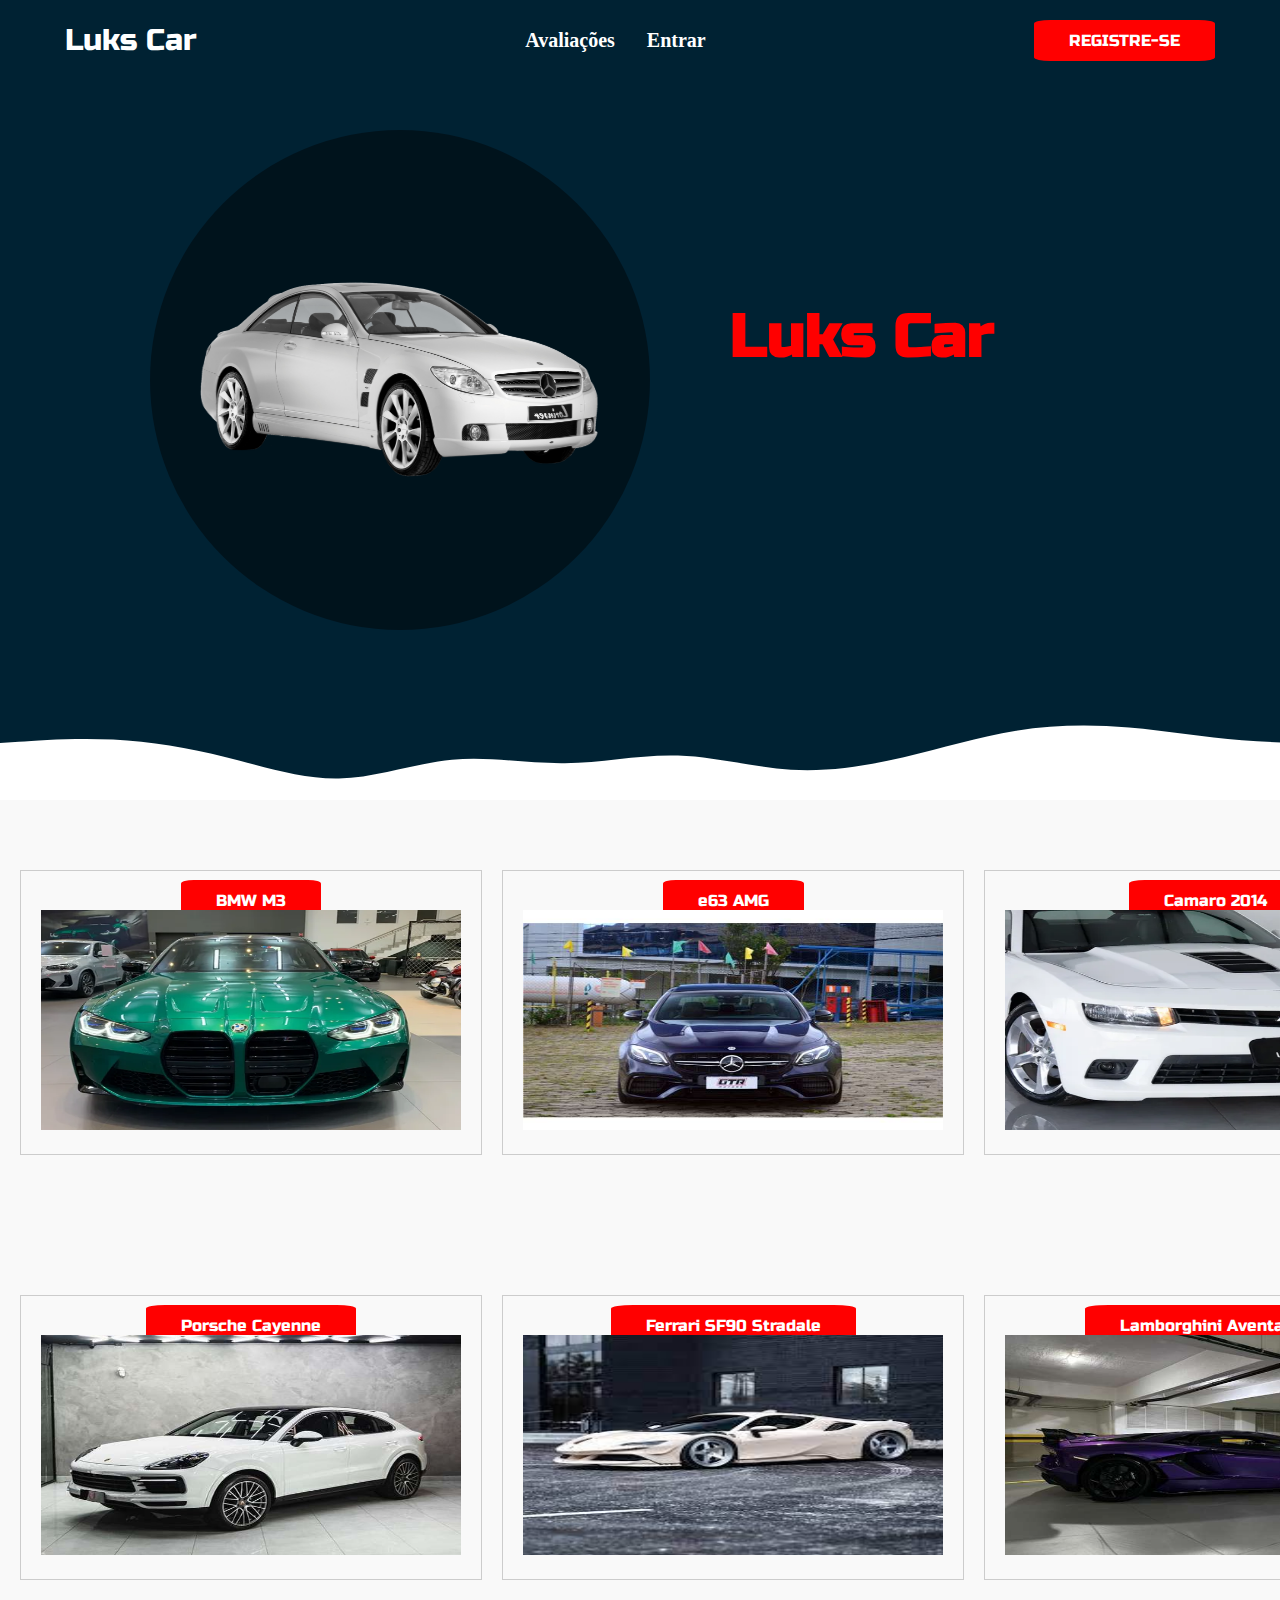
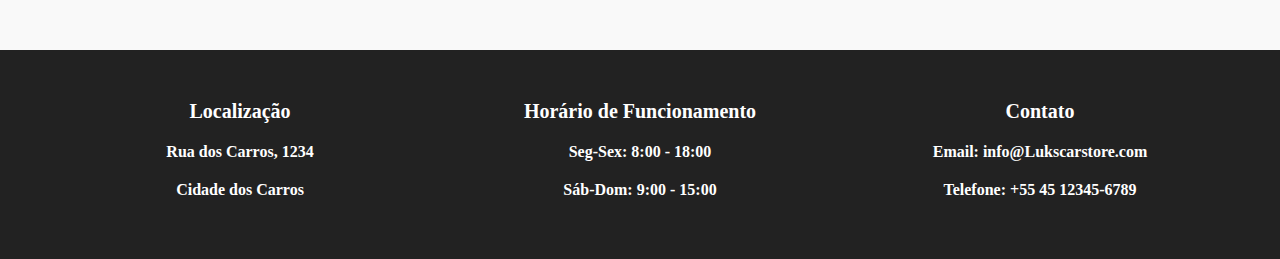
<file: pages/index.html>
<!DOCTYPE html>
<html lang="en">
<head>
    
    <meta charset="UTF-8">
    <meta name="viewport" content="width=device-width, initial-scale=1.0">
    <title>Luks Car Store - Home</title>
    <link rel="stylesheet" href="s.css">

    <link rel="preconnect" href="https://fonts.googleapis.com">
    <link rel="preconnect" href="https://fonts.gstatic.com" crossorigin>
    <link href="https://fonts.googleapis.com/css2?family=Archivo+Narrow:ital,wght@0,400..700;1,400..700&family=Russo+One&display=swap" rel="stylesheet">
    <style>
      .navbar {
      background-color: #333;
      padding: 15px;
    }
    .navbar a {
      color: white;
      text-decoration: none;
      padding: 10px;
      margin: 0 5px;
    }
    .navbar a:hover {
      background-color: #555;
    }
    .grid-container {
      display: grid;
      grid-template-columns: repeat(4, 1fr); /* Ajuste para 4 colunas */
      grid-gap: 20px;
      padding: 20px;
    }
    .card {
      background-color: #f0f0f0;
      padding: 20px;
      border-radius: 8px;
      box-shadow: 0 4px 8px rgba(0, 0, 0, 0.1);
      transition: transform 0.3s ease;
    }
    .card:hover {
      transform: translateY(-5px);
    }
    .card img {
      max-width: 100%;
      border-radius: 8px;
      margin-bottom: 10px;
    }
    #img{
        width: 250px;
        height: 250px;
    }
    #img1{
        width: 400px;
    }
    #img2{
        width: 400px;
    }
    </style>
</head>
<body>
    <nav>
        <div class="navegation-container"> 
            <div class="nav-left-container">
                <a href="index.html" id="logo-title"> Luks Car </a>
            </div>
            <div class="nav-mid-container">
                <ul class="item-list">
                    <li id="item-list-number1"><a href="review.html">Avaliações</a></li>
                    <li id="ite-list-number2"><a href="join.html">Entrar</a></li>
                </ul>
            </div>
            <div class="nav-right-container">
                <a href="register.html">REGISTRE-SE</a>
            </div>
        </div>
    </nav>
    <main>
        <div class="index-image-container">
            <img src="mercedes-car.png" width="420px" height="220px">
        </div>
        <div class="index-text-container"> 
            <h1>Luks Car</h1>
        </div>
    </main>
    <section class="reasons-section">
        <div class="grid-container">
            <div class="grid-item">
                <div class="nav-right-container">
                    <a href="M3.html">BMW M3</a>
                </div>
                <img src="m31.jpg" width="420px" height="220px">
            </div>
            <div class="grid-item">
                <div class="nav-right-container">
                    <a href="e63.html">e63 AMG</a>
                </div>
                <img src="e61.jpg" width="420px" height="220px">
            </div>
            <div class="grid-item">
                <div class="nav-right-container">
                    <a href="camaro.html">Camaro 2014</a>
                </div>
                <img src="cam3.jpg" width="420px" height="220px">
            </div>
        </div>
    </section>  
    <section class="reasons-section">
        <div class="grid-container">
         <div class="grid-item"><div class="nav-right-container">
            <a href="porsche.html">Porsche Cayenne</a>
         </div>
         <img src="porsche.jpg" width="420px" height="220px"></div>

         <div class="grid-item"><div class="nav-right-container">
            <a href="sf90.html">Ferrari SF90 Stradale</a>
         </div>
         <img src="sf901.jpeg" width="420px" height="220px"></div>
         
         <div class="grid-item"><div class="nav-right-container">
            <a href="aventador.html">Lamborghini Aventador</a>
         </div>
         <img src="aventador.jpg" width="420px" height="220px"></div>
       </div>
        
    </section>  
    
    
    <footer>
        <div class="footer-container">
            <div class="footer-left">
                <h3>Localização</h3>
                <p>Rua dos Carros, 1234</p>
                <p>Cidade dos Carros</p>
            </div>
            <div class="footer-mid">
                <h3>Horário de Funcionamento</h3>
                <p>Seg-Sex: 8:00 - 18:00</p>
                <p>Sáb-Dom: 9:00 - 15:00</p>
            </div>
            <div class="footer-right">
                <h3>Contato</h3>
                <p>Email: info@Lukscarstore.com</p>
                <p>Telefone: +55 45 12345-6789</p>
            </div>
        </div>
    </footer>
</body>
</html>
</file>
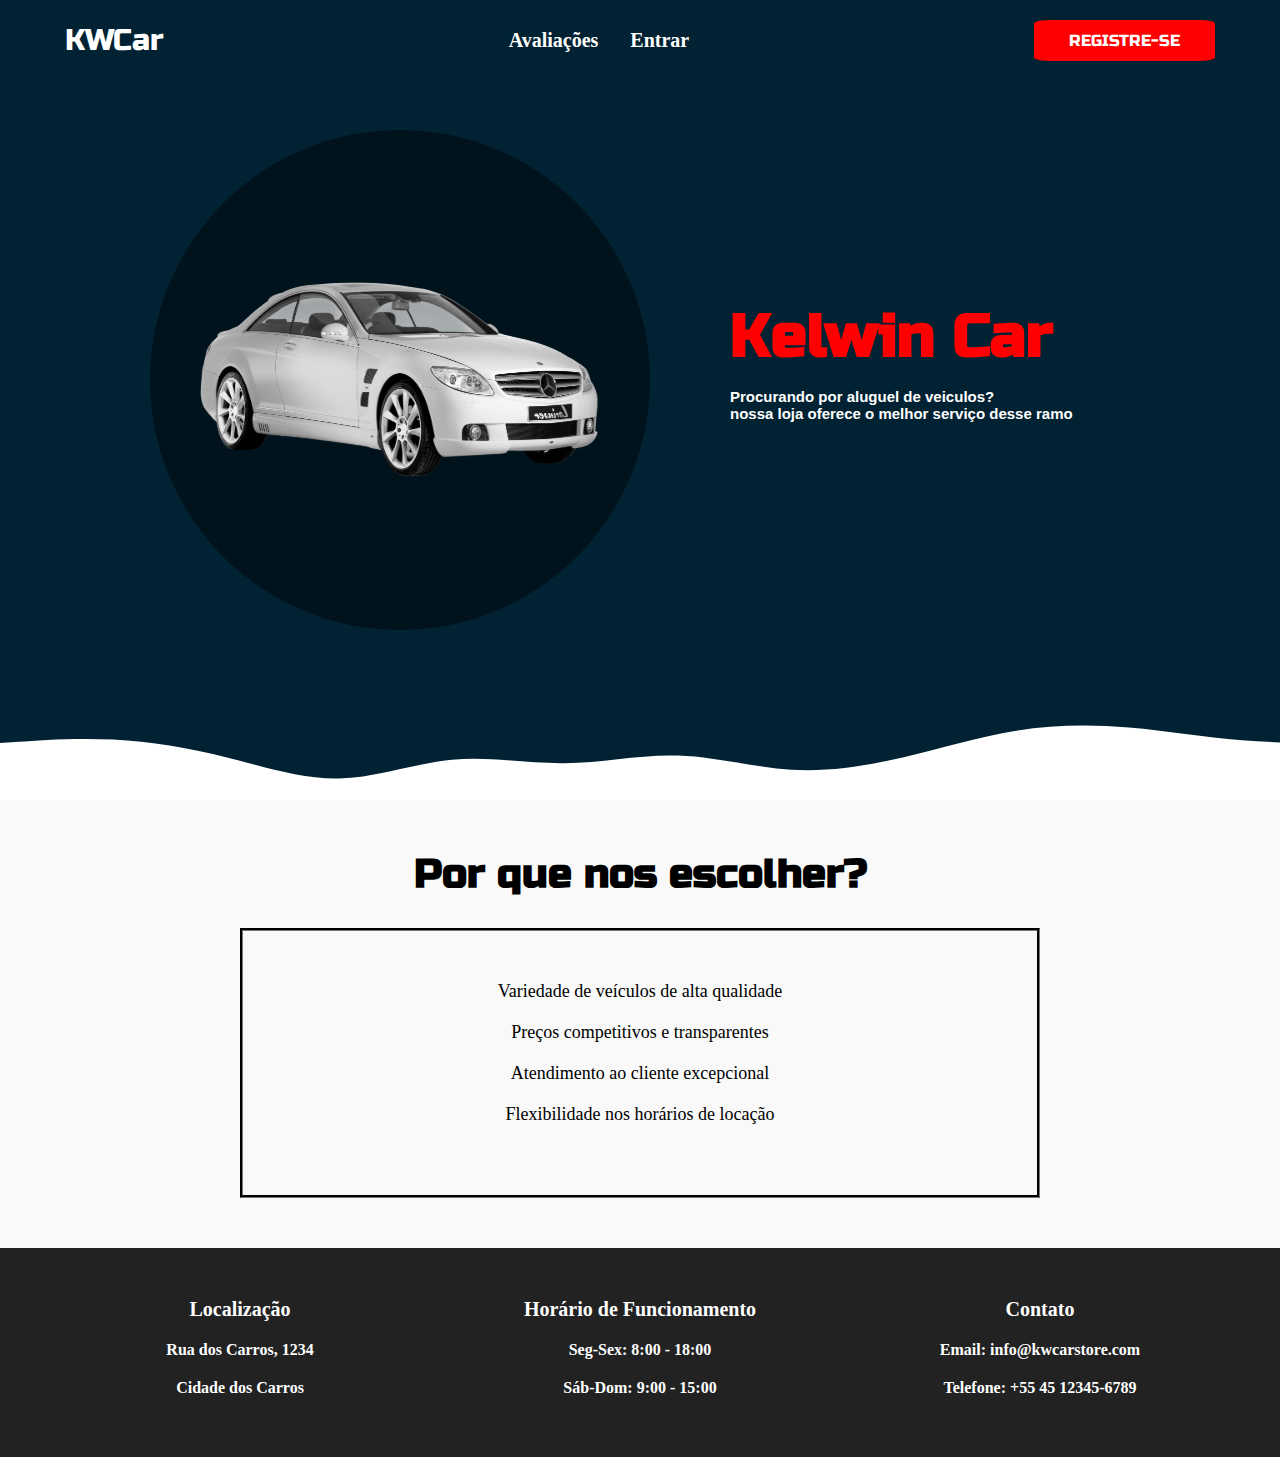
<file: kelwin/pages/index.html>
<!DOCTYPE html>
<html lang="en">
<head>
    
    <meta charset="UTF-8">
    <meta name="viewport" content="width=device-width, initial-scale=1.0">
    <title>KWCar Store - Home</title>
    <link rel="stylesheet" href="s.css">

    <link rel="preconnect" href="https://fonts.googleapis.com">
    <link rel="preconnect" href="https://fonts.gstatic.com" crossorigin>
    <link href="https://fonts.googleapis.com/css2?family=Archivo+Narrow:ital,wght@0,400..700;1,400..700&family=Russo+One&display=swap" rel="stylesheet">
</head>
<body>
    <nav>
        <div class="navegation-container"> 
            <div class="nav-left-container">
                <a href="index.html" id="logo-title"> KWCar </a>
            </div>
            <div class="nav-mid-container">
                <ul class="item-list">
                    <li id="item-list-number1"><a href="review.html">Avaliações</a></li>
                    <li id="ite-list-number2"><a href="join.html">Entrar</a></li>
                </ul>
            </div>
            <div class="nav-right-container">
                <a href="register.html">REGISTRE-SE</a>
            </div>
        </div>
    </nav>
    <main>
        <div class="index-image-container">
            <img src="mercedes-car.png" width="420px" height="220px">
        </div>
        <div class="index-text-container"> 
            <h1>Kelwin Car</h1>
            <div class="index-sub-text-container">
                <h2>Procurando por aluguel de veiculos?</h2>
                <h2>nossa loja oferece o melhor serviço desse ramo</h2>
            </div>
        </div>
    </main>
    <section class="reasons-section">
        <div class="reasons-container">
            <h2>Por que nos escolher?</h2>
            <ul class="reasons-list">
                <li>Variedade de veículos de alta qualidade</li>
                <li>Preços competitivos e transparentes</li>
                <li>Atendimento ao cliente excepcional</li>
                <li>Flexibilidade nos horários de locação</li>
            </ul>
        </div>
    </section>  
    <footer>
        <div class="footer-container">
            <div class="footer-left">
                <h3>Localização</h3>
                <p>Rua dos Carros, 1234</p>
                <p>Cidade dos Carros</p>
            </div>
            <div class="footer-mid">
                <h3>Horário de Funcionamento</h3>
                <p>Seg-Sex: 8:00 - 18:00</p>
                <p>Sáb-Dom: 9:00 - 15:00</p>
            </div>
            <div class="footer-right">
                <h3>Contato</h3>
                <p>Email: info@kwcarstore.com</p>
                <p>Telefone: +55 45 12345-6789</p>
            </div>
        </div>
    </footer>
</body>
</html>
</file>
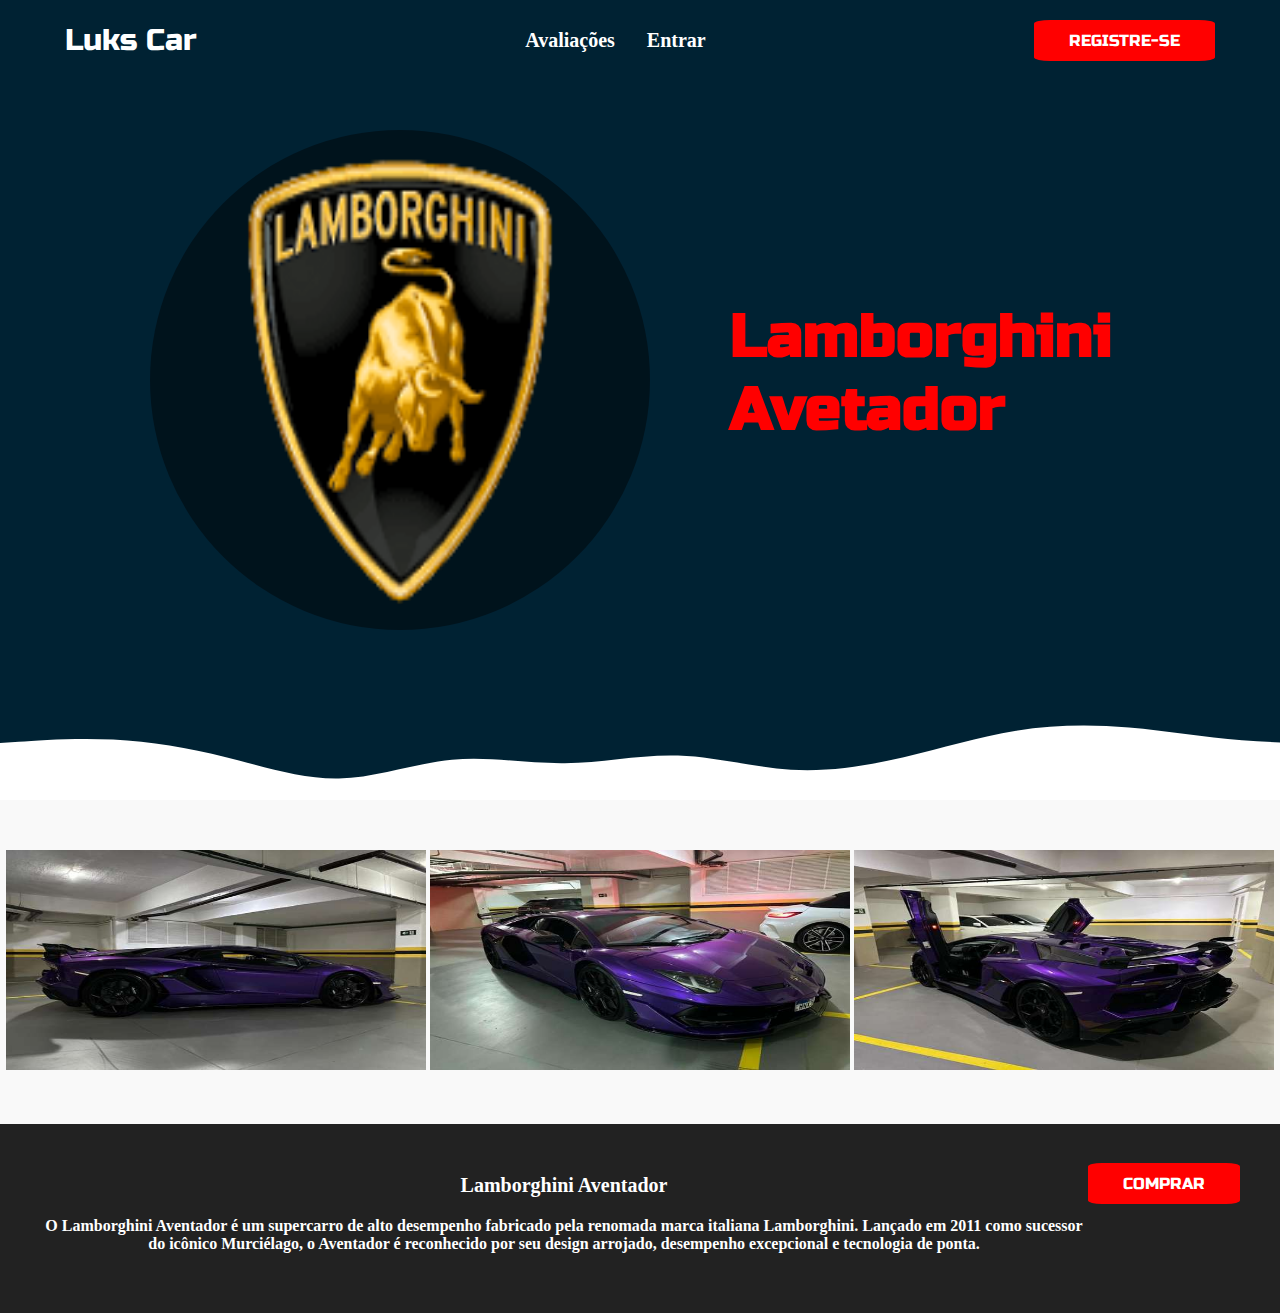
<file: pages/aventador.html>
<!DOCTYPE html>
<html lang="en">
<head>
    
    <meta charset="UTF-8">
    <meta name="viewport" content="width=device-width, initial-scale=1.0">
    <title>Luks Car Store - Home</title>
    <link rel="stylesheet" href="s.css">

    <link rel="preconnect" href="https://fonts.googleapis.com">
    <link rel="preconnect" href="https://fonts.gstatic.com" crossorigin>
    <link href="https://fonts.googleapis.com/css2?family=Archivo+Narrow:ital,wght@0,400..700;1,400..700&family=Russo+One&display=swap" rel="stylesheet">
    
</head>
<body>
    <nav>
        <div class="navegation-container"> 
            <div class="nav-left-container">
                <a href="index.html" id="logo-title"> Luks Car </a>
            </div>
            <div class="nav-mid-container">
                <ul class="item-list">
                    <li id="item-list-number1"><a href="review.html">Avaliações</a></li>
                    <li id="ite-list-number2"><a href="join.html">Entrar</a></li>
                </ul>
            </div>
            <div class="nav-right-container">
                <a href="register.html">REGISTRE-SE</a>
            </div>
        </div>
    </nav>
    <main>
        <div class="index-image-container">
            <img src="lamborghini1-Photoroom.png" width="700px" height="500px">
        </div>
        <div class="index-text-container"> 
            <h1>Lamborghini Avetador</h1>
        </div>
    </main>
    <section class="reasons-section">
        <div>
            <img src="aventador.jpg" width="420px" height="220px">
            <img src="aventador1.jpg" width="420px" height="220px">
            <img src="aventador3.jpg" width="420px" height="220px">
        </div>
    </section>  
    
    
    <footer>
        <div class="footer-container">
            <div class="footer-left">
                <h3>Lamborghini Aventador</h3>
                <p>O Lamborghini Aventador é um supercarro de alto desempenho fabricado pela renomada marca italiana Lamborghini. 
                    Lançado em 2011 como sucessor do icônico Murciélago, o Aventador é reconhecido por seu design arrojado, desempenho excepcional e tecnologia de ponta.</p>
            </div>
            <div class="nav-right-container">
                <a href="compra.html">COMPRAR</a>
            </div>
        </div>
    </footer>
</body>
</html>
</file>
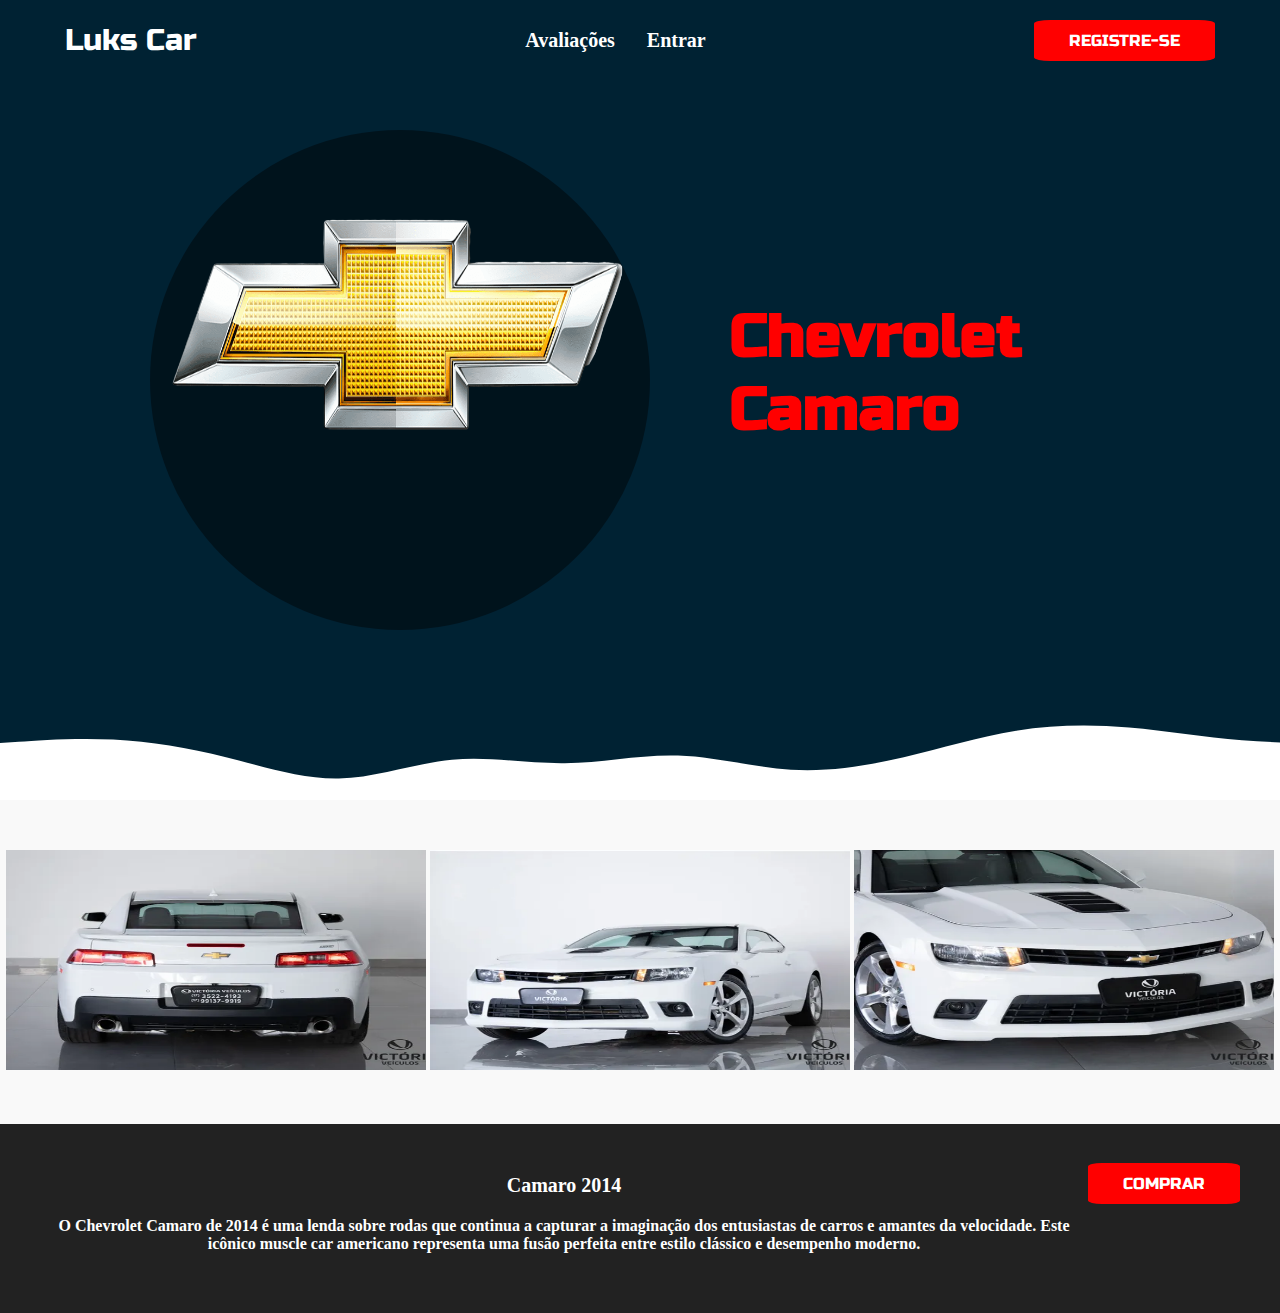
<file: pages/camaro.html>
<!DOCTYPE html>
<html lang="en">
<head>
    
    <meta charset="UTF-8">
    <meta name="viewport" content="width=device-width, initial-scale=1.0">
    <title>Luks Car Store - Home</title>
    <link rel="stylesheet" href="s.css">

    <link rel="preconnect" href="https://fonts.googleapis.com">
    <link rel="preconnect" href="https://fonts.gstatic.com" crossorigin>
    <link href="https://fonts.googleapis.com/css2?family=Archivo+Narrow:ital,wght@0,400..700;1,400..700&family=Russo+One&display=swap" rel="stylesheet">
    
</head>
<body>
    <nav>
        <div class="navegation-container"> 
            <div class="nav-left-container">
                <a href="index.html" id="logo-title"> Luks Car </a>
            </div>
            <div class="nav-mid-container">
                <ul class="item-list">
                    <li id="item-list-number1"><a href="review.html">Avaliações</a></li>
                    <li id="ite-list-number2"><a href="join.html">Entrar</a></li>
                </ul>
            </div>
            <div class="nav-right-container">
                <a href="register.html">REGISTRE-SE</a>
            </div>
        </div>
    </nav>
    <main>
        <div class="index-image-container">
            <img src="chevro.png" width="500px" height="400px">
        </div>
        <div class="index-text-container"> 
            <h1>Chevrolet Camaro</h1>
        </div>
    </main>
    <section class="reasons-section">
        <div>
            <img src="cam1.jpg" width="420px" height="220px">
            <img src="cam2.jpg" width="420px" height="220px">
            <img src="cam3.jpg" width="420px" height="220px">
        </div>
    </section>  
    
    
    <footer>
        <div class="footer-container">
            <div class="footer-left">
                <h3>Camaro 2014</h3>
                <p>O Chevrolet Camaro de 2014 é uma lenda sobre rodas que continua a capturar a imaginação dos entusiastas de carros e amantes da velocidade. 
                    Este icônico muscle car americano representa uma fusão perfeita entre estilo clássico e desempenho moderno.</p>
            </div>
            <div class="nav-right-container">
                <a href="compra.html">COMPRAR</a>
            </div>
        </div>
    </footer>
</body>
</html>
</file>
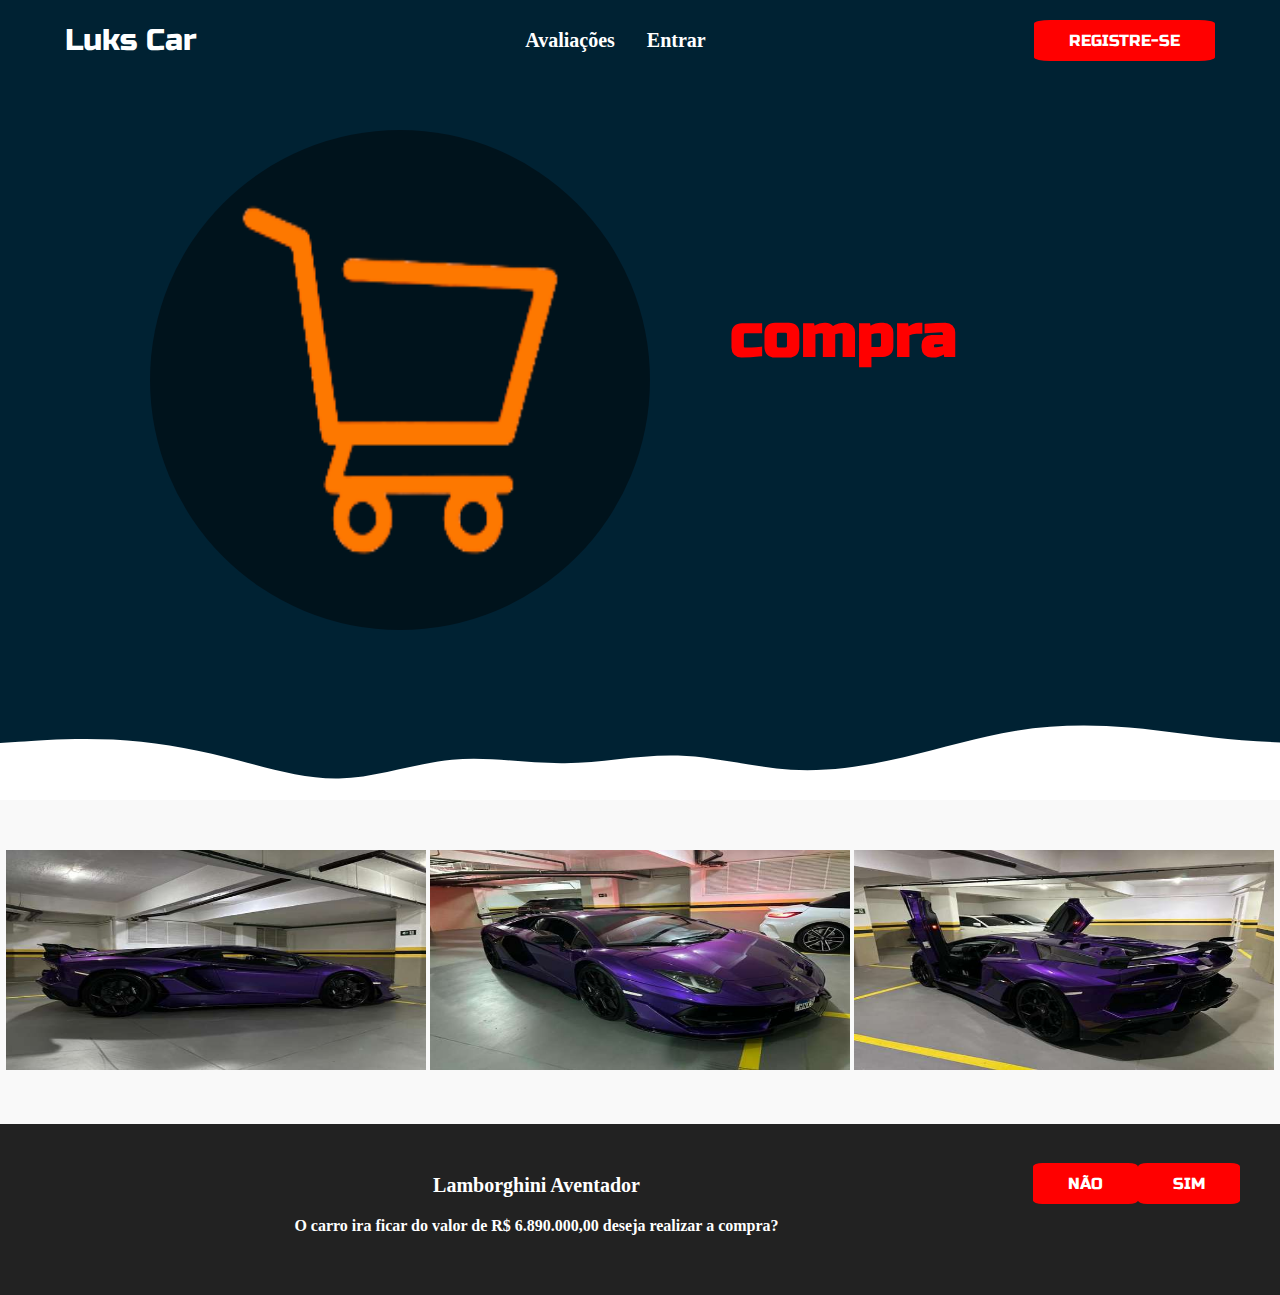
<file: pages/compra.html>
<!DOCTYPE html>
<html lang="en">
<head>
    
    <meta charset="UTF-8">
    <meta name="viewport" content="width=device-width, initial-scale=1.0">
    <title>Luks Car Store - Home</title>
    <link rel="stylesheet" href="s.css">

    <link rel="preconnect" href="https://fonts.googleapis.com">
    <link rel="preconnect" href="https://fonts.gstatic.com" crossorigin>
    <link href="https://fonts.googleapis.com/css2?family=Archivo+Narrow:ital,wght@0,400..700;1,400..700&family=Russo+One&display=swap" rel="stylesheet">
    
</head>
<body>
    <nav>
        <div class="navegation-container"> 
            <div class="nav-left-container">
                <a href="index.html" id="logo-title"> Luks Car </a>
            </div>
            <div class="nav-mid-container">
                <ul class="item-list">
                    <li id="item-list-number1"><a href="review.html">Avaliações</a></li>
                    <li id="ite-list-number2"><a href="join.html">Entrar</a></li>
                </ul>
            </div>
            <div class="nav-right-container">
                <a href="register.html">REGISTRE-SE</a>
            </div>
        </div>
    </nav>
    <main>
        <div class="index-image-container">
            <img src="compra1-Photoroom.png" width="600px" height="400px">
        </div>
        <div class="index-text-container"> 
            <h1>compra </h1>
        </div>
    </main>
    <section class="reasons-section">
        <div>
            <img src="aventador.jpg" width="420px" height="220px">
            <img src="aventador1.jpg" width="420px" height="220px">
            <img src="aventador3.jpg" width="420px" height="220px">
        </div>
    </section>  
    
    
    <footer>
        <div class="footer-container">
            <div class="footer-left">
                <h3>Lamborghini Aventador</h3>
                <p>O carro ira ficar do valor de R$ 6.890.000,00
                    deseja realizar a compra?
                </p>
                </div>
                <div class="nav-right-container">
                    <a href="aventador.html">NÃO</a>
                </div>
                <div class="nav-right-container">
                    <a href="confirmado.html">SIM</a>
                </div>
        </div>
    </footer>
</body>
</html>
</file>
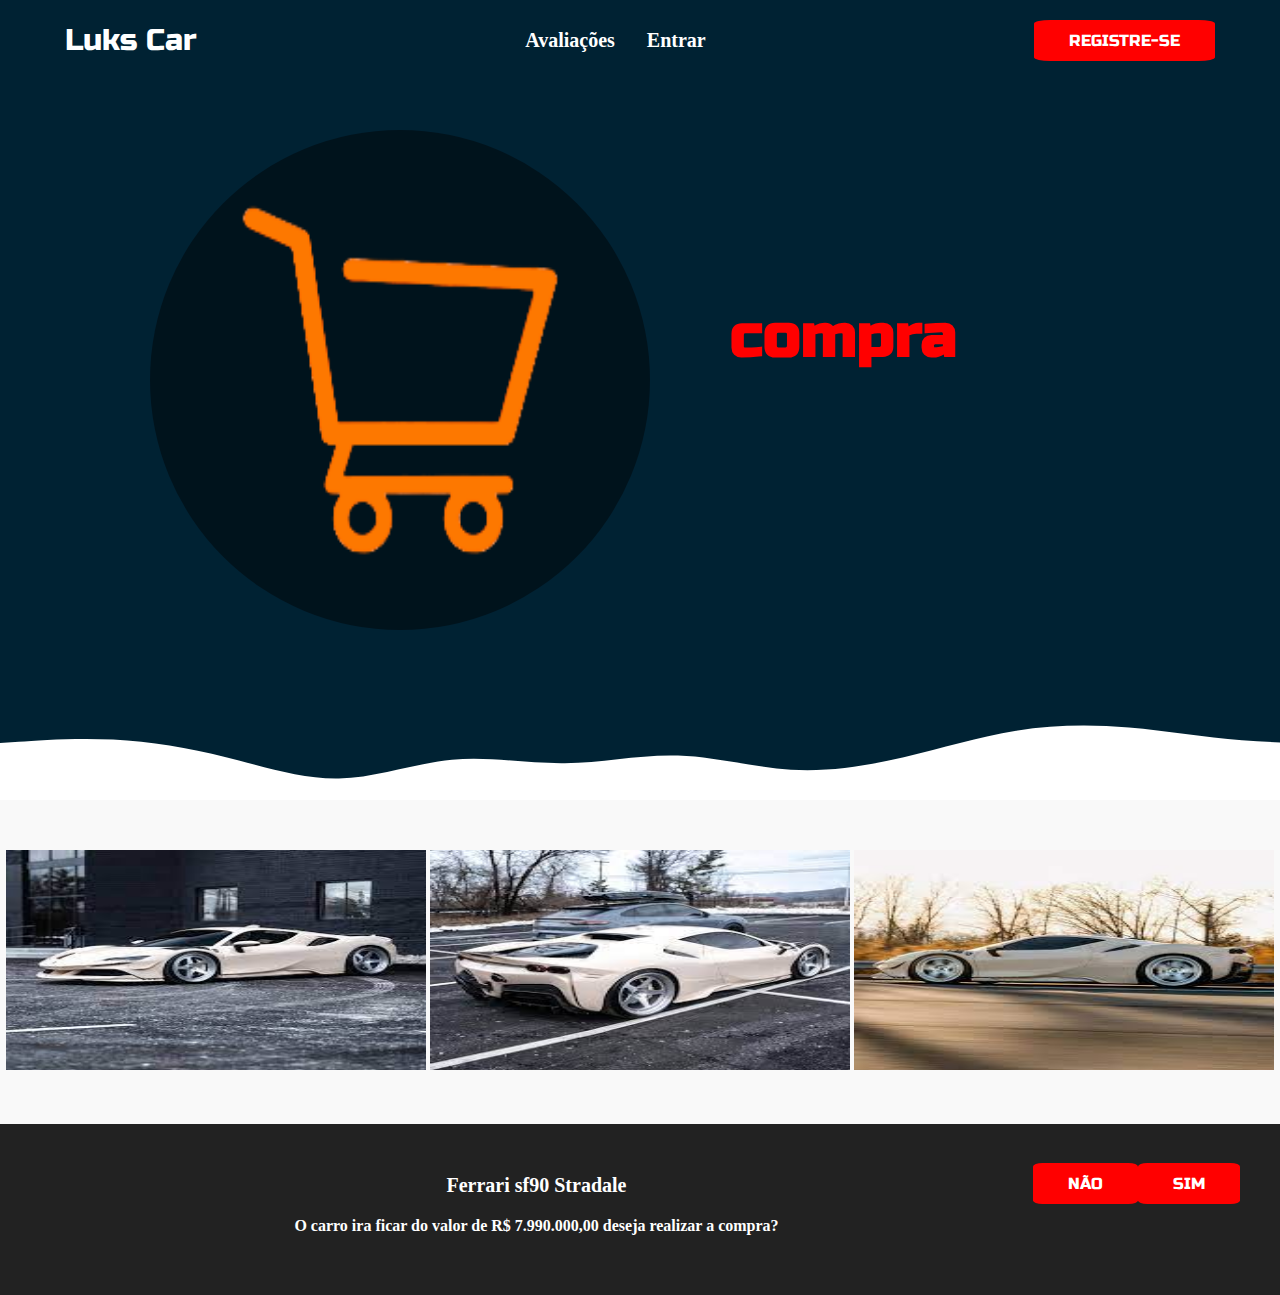
<file: pages/compra1.html>
<!DOCTYPE html>
<html lang="en">
<head>
    
    <meta charset="UTF-8">
    <meta name="viewport" content="width=device-width, initial-scale=1.0">
    <title>Luks Car Store - Home</title>
    <link rel="stylesheet" href="s.css">

    <link rel="preconnect" href="https://fonts.googleapis.com">
    <link rel="preconnect" href="https://fonts.gstatic.com" crossorigin>
    <link href="https://fonts.googleapis.com/css2?family=Archivo+Narrow:ital,wght@0,400..700;1,400..700&family=Russo+One&display=swap" rel="stylesheet">
    
</head>
<body>
    <nav>
        <div class="navegation-container"> 
            <div class="nav-left-container">
                <a href="index.html" id="logo-title"> Luks Car </a>
            </div>
            <div class="nav-mid-container">
                <ul class="item-list">
                    <li id="item-list-number1"><a href="review.html">Avaliações</a></li>
                    <li id="ite-list-number2"><a href="join.html">Entrar</a></li>
                </ul>
            </div>
            <div class="nav-right-container">
                <a href="register.html">REGISTRE-SE</a>
            </div>
        </div>
    </nav>
    <main>
        <div class="index-image-container">
            <img src="compra1-Photoroom.png" width="600px" height="400px">
        </div>
        <div class="index-text-container"> 
            <h1>compra </h1>
        </div>
    </main>
    <section class="reasons-section">
        <div>
            <img src="sf901.jpeg" width="420px" height="220px">
            <img src="s902.jpeg" width="420px" height="220px">
            <img src="sf903.jpeg" width="420px" height="220px">
        </div>
    </section>  
    
    
    <footer>
        <div class="footer-container">
            <div class="footer-left">
                <h3>Ferrari sf90 Stradale</h3>
                <p>O carro ira ficar do valor de R$ 7.990.000,00
                    deseja realizar a compra?
                </p>
                </div>
                <div class="nav-right-container">
                    <a href="sf90.html">NÃO</a>
                </div>
                <div class="nav-right-container">
                    <a href="confirmado.html">SIM</a>
                </div>
        </div>
    </footer>
</body>
</html>
</file>
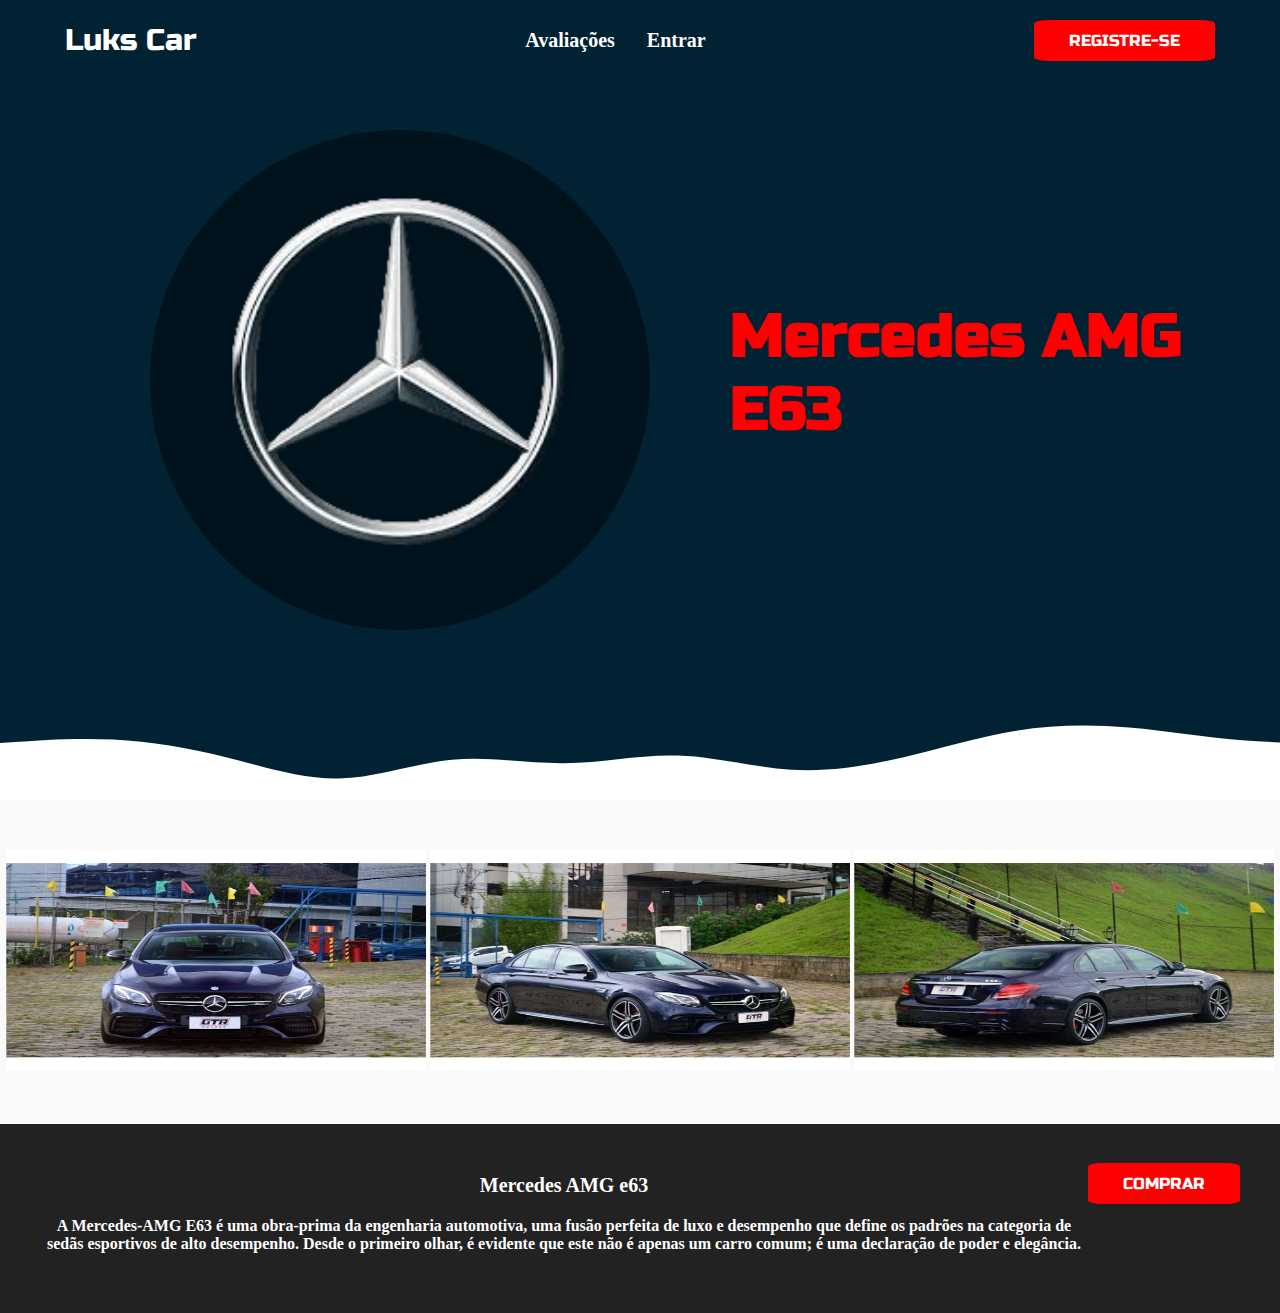
<file: pages/e63.html>
<!DOCTYPE html>
<html lang="en">
<head>
    
    <meta charset="UTF-8">
    <meta name="viewport" content="width=device-width, initial-scale=1.0">
    <title>KWCar Store - Home</title>
    <link rel="stylesheet" href="s.css">

    <link rel="preconnect" href="https://fonts.googleapis.com">
    <link rel="preconnect" href="https://fonts.gstatic.com" crossorigin>
    <link href="https://fonts.googleapis.com/css2?family=Archivo+Narrow:ital,wght@0,400..700;1,400..700&family=Russo+One&display=swap" rel="stylesheet">
    
</head>
<body>
    <nav>
        <div class="navegation-container"> 
            <div class="nav-left-container">
                <a href="index.html" id="logo-title"> Luks Car </a>
            </div>
            <div class="nav-mid-container">
                <ul class="item-list">
                    <li id="item-list-number1"><a href="review.html">Avaliações</a></li>
                    <li id="ite-list-number2"><a href="join.html">Entrar</a></li>
                </ul>
            </div>
            <div class="nav-right-container">
                <a href="register.html">REGISTRE-SE</a>
            </div>
        </div>
    </nav>
    <main>
        <div class="index-image-container">
            <img src="mercedes.png" width="420px" height="420px">
        </div>
        <div class="index-text-container"> 
            <h1>Mercedes AMG E63</h1>
        </div>
    </main>
    <section class="reasons-section">
        <div>
            <img src="e61.jpg" width="420px" height="220px">
            <img src="e62.jpg" width="420px" height="220px">
            <img src="e63.jpg" width="420px" height="220px">
        </div>
    </section>  
    
    
    <footer>
        <div class="footer-container">
            <div class="footer-left">
                <h3>Mercedes AMG e63</h3>
                <p>A Mercedes-AMG E63 é uma obra-prima da engenharia automotiva, 
                    uma fusão perfeita de luxo e desempenho que define os padrões na categoria de sedãs esportivos de alto desempenho. Desde o primeiro olhar, 
                    é evidente que este não é apenas um carro comum; é uma declaração de poder e elegância.</p>
            </div>
            <div class="nav-right-container">
                <a href="compra.html">COMPRAR</a>
            </div>
        </div>
    </footer>
</body>
</html>
</file>
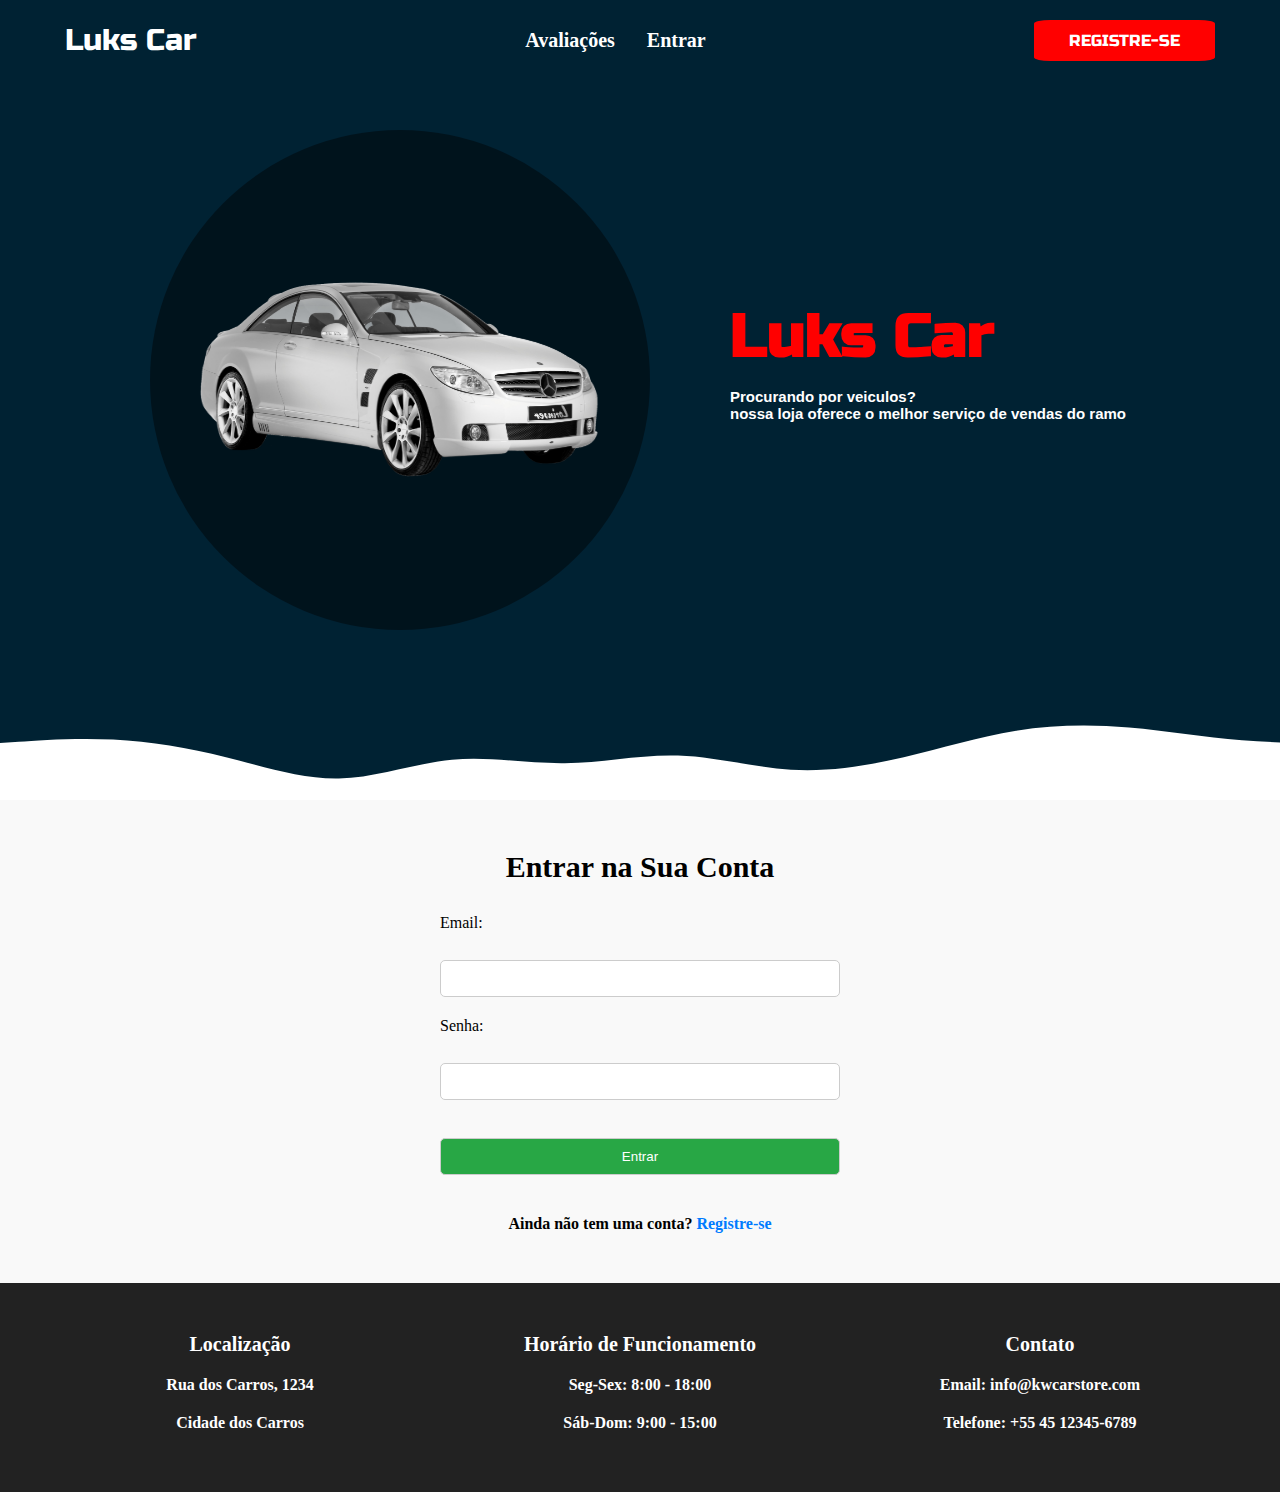
<file: pages/join.html>
<!DOCTYPE html>
<html lang="en">
<head>
    
    <meta charset="UTF-8">
    <meta name="viewport" content="width=device-width, initial-scale=1.0">
    <title>Luks Car Store - Home</title>
    <link rel="stylesheet" href="s.css">

    <link rel="preconnect" href="https://fonts.googleapis.com">
    <link rel="preconnect" href="https://fonts.gstatic.com" crossorigin>
    <link href="https://fonts.googleapis.com/css2?family=Archivo+Narrow:ital,wght@0,400..700;1,400..700&family=Russo+One&display=swap" rel="stylesheet">
</head>
<body>
    <nav>
        <div class="navegation-container"> 
            <div class="nav-left-container">
                <a href="index.html" id="logo-title"> Luks Car </a>
            </div>
            <div class="nav-mid-container">
                <ul class="item-list">
                    <li id="item-list-number1"><a href="review.html">Avaliações</a></li>
                    <li id="ite-list-number2"><a href="join.html">Entrar</a></li>
                </ul>
            </div>
            <div class="nav-right-container">
                <a href="register.html">REGISTRE-SE</a>
            </div>
        </div>
    </nav>
    <main>
        <div class="index-image-container">
            <img src="mercedes-car.png" width="420px" height="220px">
        </div>
        <div class="index-text-container"> 
            <h1>Luks Car</h1>
            <div class="index-sub-text-container">
                <h2>Procurando por veiculos?</h2>
                <h2>nossa loja oferece o melhor serviço de vendas do ramo</h2>
            </div>
        </div>
    </main>
    <section class="login-section">
        <div class="login-container">
            <h2>Entrar na Sua Conta</h2>
            <form action="/login" method="post">
                <label for="email">Email:</label><br>
                <input type="email" id="email" name="email"><br>
                <label for="password">Senha:</label><br>
                <input type="password" id="password" name="password"><br><br>
                <input type="submit" value="Entrar">
            </form>
            <p>Ainda não tem uma conta? <a href="register.html">Registre-se</a></p>
        </div>
    </section>
    <footer>
        <div class="footer-container">
            <div class="footer-left">
                <h3>Localização</h3>
                <p>Rua dos Carros, 1234</p>
                <p>Cidade dos Carros</p>
            </div>
            <div class="footer-mid">
                <h3>Horário de Funcionamento</h3>
                <p>Seg-Sex: 8:00 - 18:00</p>
                <p>Sáb-Dom: 9:00 - 15:00</p>
            </div>
            <div class="footer-right">
                <h3>Contato</h3>
                <p>Email: info@kwcarstore.com</p>
                <p>Telefone: +55 45 12345-6789</p>
            </div>
        </div>
    </footer>
</body>
</html>
</file>
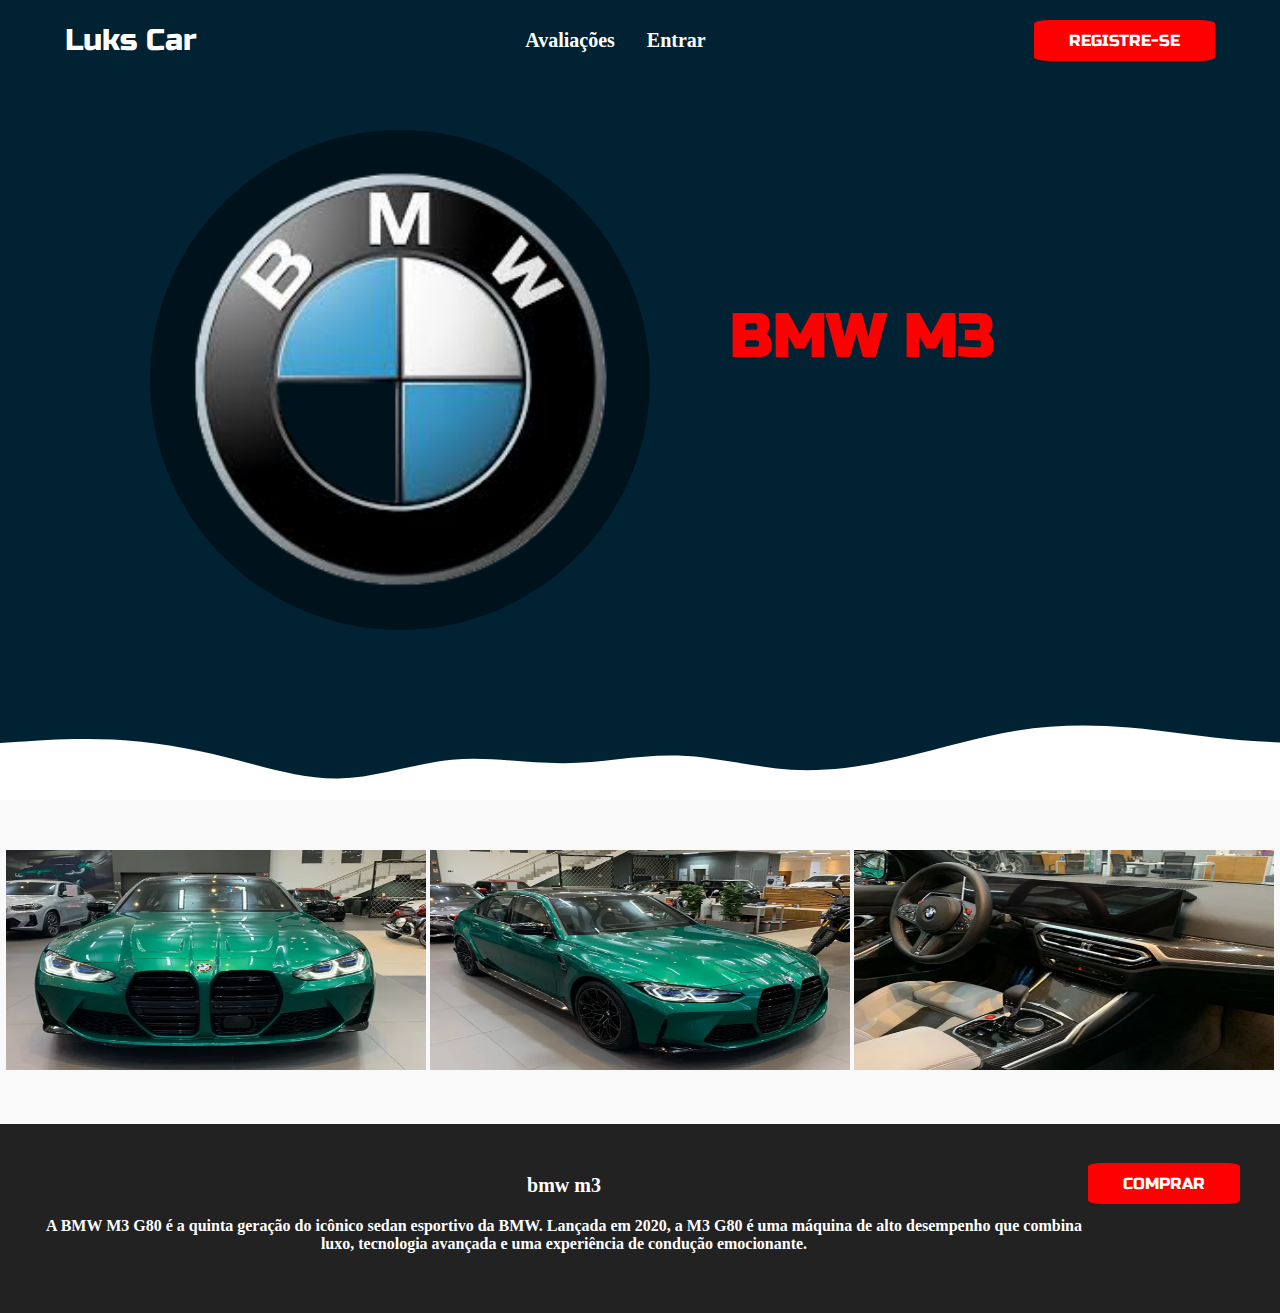
<file: pages/M3.html>
<!DOCTYPE html>
<html lang="en">
<head>
    
    <meta charset="UTF-8">
    <meta name="viewport" content="width=device-width, initial-scale=1.0">
    <title>Luks Car Store - Home</title>
    <link rel="stylesheet" href="s.css">

    <link rel="preconnect" href="https://fonts.googleapis.com">
    <link rel="preconnect" href="https://fonts.gstatic.com" crossorigin>
    <link href="https://fonts.googleapis.com/css2?family=Archivo+Narrow:ital,wght@0,400..700;1,400..700&family=Russo+One&display=swap" rel="stylesheet">
    
</head>
<body>
    <nav>
        <div class="navegation-container"> 
            <div class="nav-left-container">
                <a href="index.html" id="logo-title"> Luks Car </a>
            </div>
            <div class="nav-mid-container">
                <ul class="item-list">
                    <li id="item-list-number1"><a href="review.html">Avaliações</a></li>
                    <li id="ite-list-number2"><a href="join.html">Entrar</a></li>
                </ul>
            </div>
            <div class="nav-right-container">
                <a href="register.html">REGISTRE-SE</a>
            </div>
        </div>
    </nav>
    <main>
        <div class="index-image-container">
            <img src="bmw1.png" width="420px" height="420px">
        </div>
        <div class="index-text-container"> 
            <h1>BMW M3</h1>
        </div>
    </main>
    <section class="reasons-section">
        <div>
            <img src="m31.jpg" width="420px" height="220px">
            <img src="m32.jpg" width="420px" height="220px">
            <img src="m33.jpg" width="420px" height="220px">
        </div>
    </section>  
    
    
    <footer>
        <div class="footer-container">
            <div class="footer-left">
                <h3>bmw m3</h3>
                <p>A BMW M3 G80 é a quinta geração do icônico sedan esportivo da BMW. Lançada em 2020, a M3 G80 é uma máquina de alto desempenho
                     que combina luxo, tecnologia avançada e uma experiência de condução emocionante.</p>
            </div>
            <div class="nav-right-container">
                <a href="compra.html">COMPRAR</a>
            </div>
        </div>
    </footer>
</body>
</html>
</file>
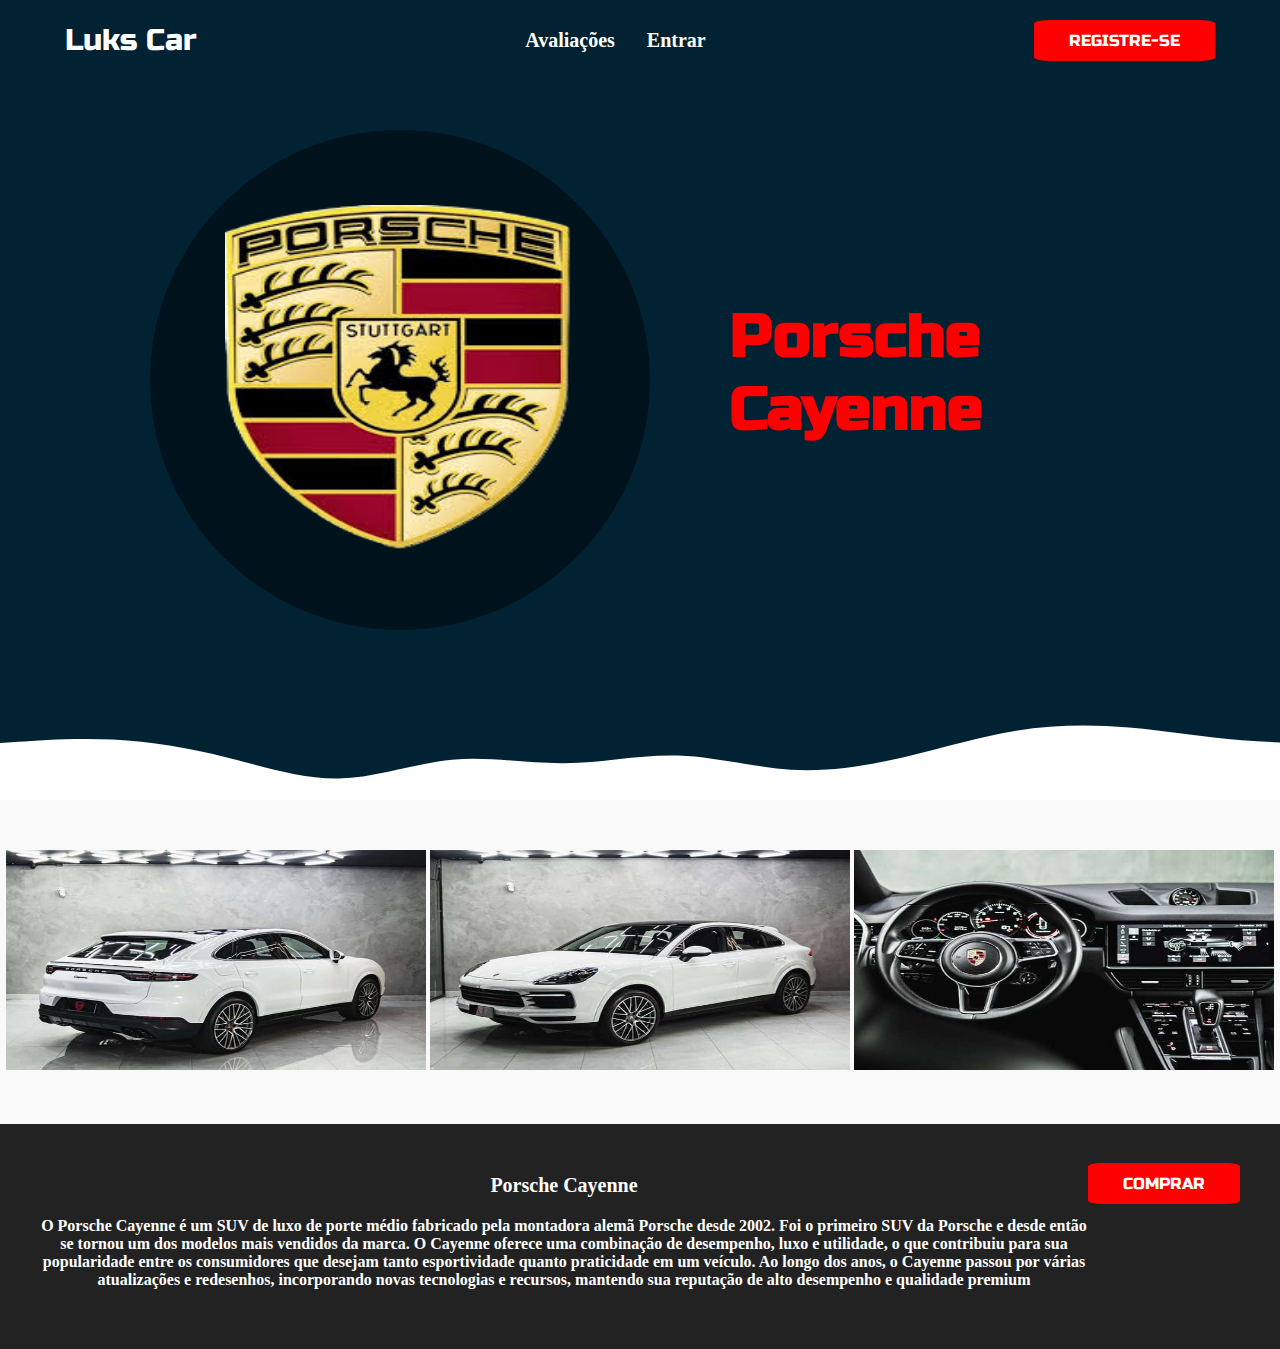
<file: pages/porsche.html>
<!DOCTYPE html>
<html lang="en">
<head>
    
    <meta charset="UTF-8">
    <meta name="viewport" content="width=device-width, initial-scale=1.0">
    <title>Luks Car Store - Home</title>
    <link rel="stylesheet" href="s.css">

    <link rel="preconnect" href="https://fonts.googleapis.com">
    <link rel="preconnect" href="https://fonts.gstatic.com" crossorigin>
    <link href="https://fonts.googleapis.com/css2?family=Archivo+Narrow:ital,wght@0,400..700;1,400..700&family=Russo+One&display=swap" rel="stylesheet">
    
</head>
<body>
    <nav>
        <div class="navegation-container"> 
            <div class="nav-left-container">
                <a href="index.html" id="logo-title"> Luks Car </a>
            </div>
            <div class="nav-mid-container">
                <ul class="item-list">
                    <li id="item-list-number1"><a href="review.html">Avaliações</a></li>
                    <li id="ite-list-number2"><a href="join.html">Entrar</a></li>
                </ul>
            </div>
            <div class="nav-right-container">
                <a href="register.html">REGISTRE-SE</a>
            </div>
        </div>
    </nav>
    <main>
        <div class="index-image-container">
            <img src="porsche5.png" width="350px" height="350px">
        </div>
        <div class="index-text-container"> 
            <h1>Porsche Cayenne</h1>
        </div>
    </main>
    <section class="reasons-section">
        <div>
            <img src="porsche2.jpg" width="420px" height="220px">
            <img src="porsche.jpg" width="420px" height="220px">
            <img src="porsche3.jpg" width="420px" height="220px">
        </div>
    </section>  
    
    
    <footer>
        <div class="footer-container">
            <div class="footer-left">
                <h3>Porsche Cayenne</h3>
                <p>O Porsche Cayenne é um SUV de luxo de porte médio fabricado pela montadora alemã Porsche desde 2002. Foi o primeiro SUV da Porsche e desde então se tornou um dos modelos mais vendidos da marca. 
                    O Cayenne oferece uma combinação de desempenho, luxo e utilidade, o que contribuiu para sua popularidade entre os consumidores que desejam tanto esportividade quanto praticidade em um veículo. Ao longo dos anos,
                     o Cayenne passou por várias atualizações e redesenhos, incorporando novas tecnologias e recursos, mantendo sua reputação de alto desempenho e qualidade premium</p>
            </div>
            <div class="nav-right-container">
                <a href="compra.html">COMPRAR</a>
            </div>
        </div>
    </footer>
</body>
</html>
</file>
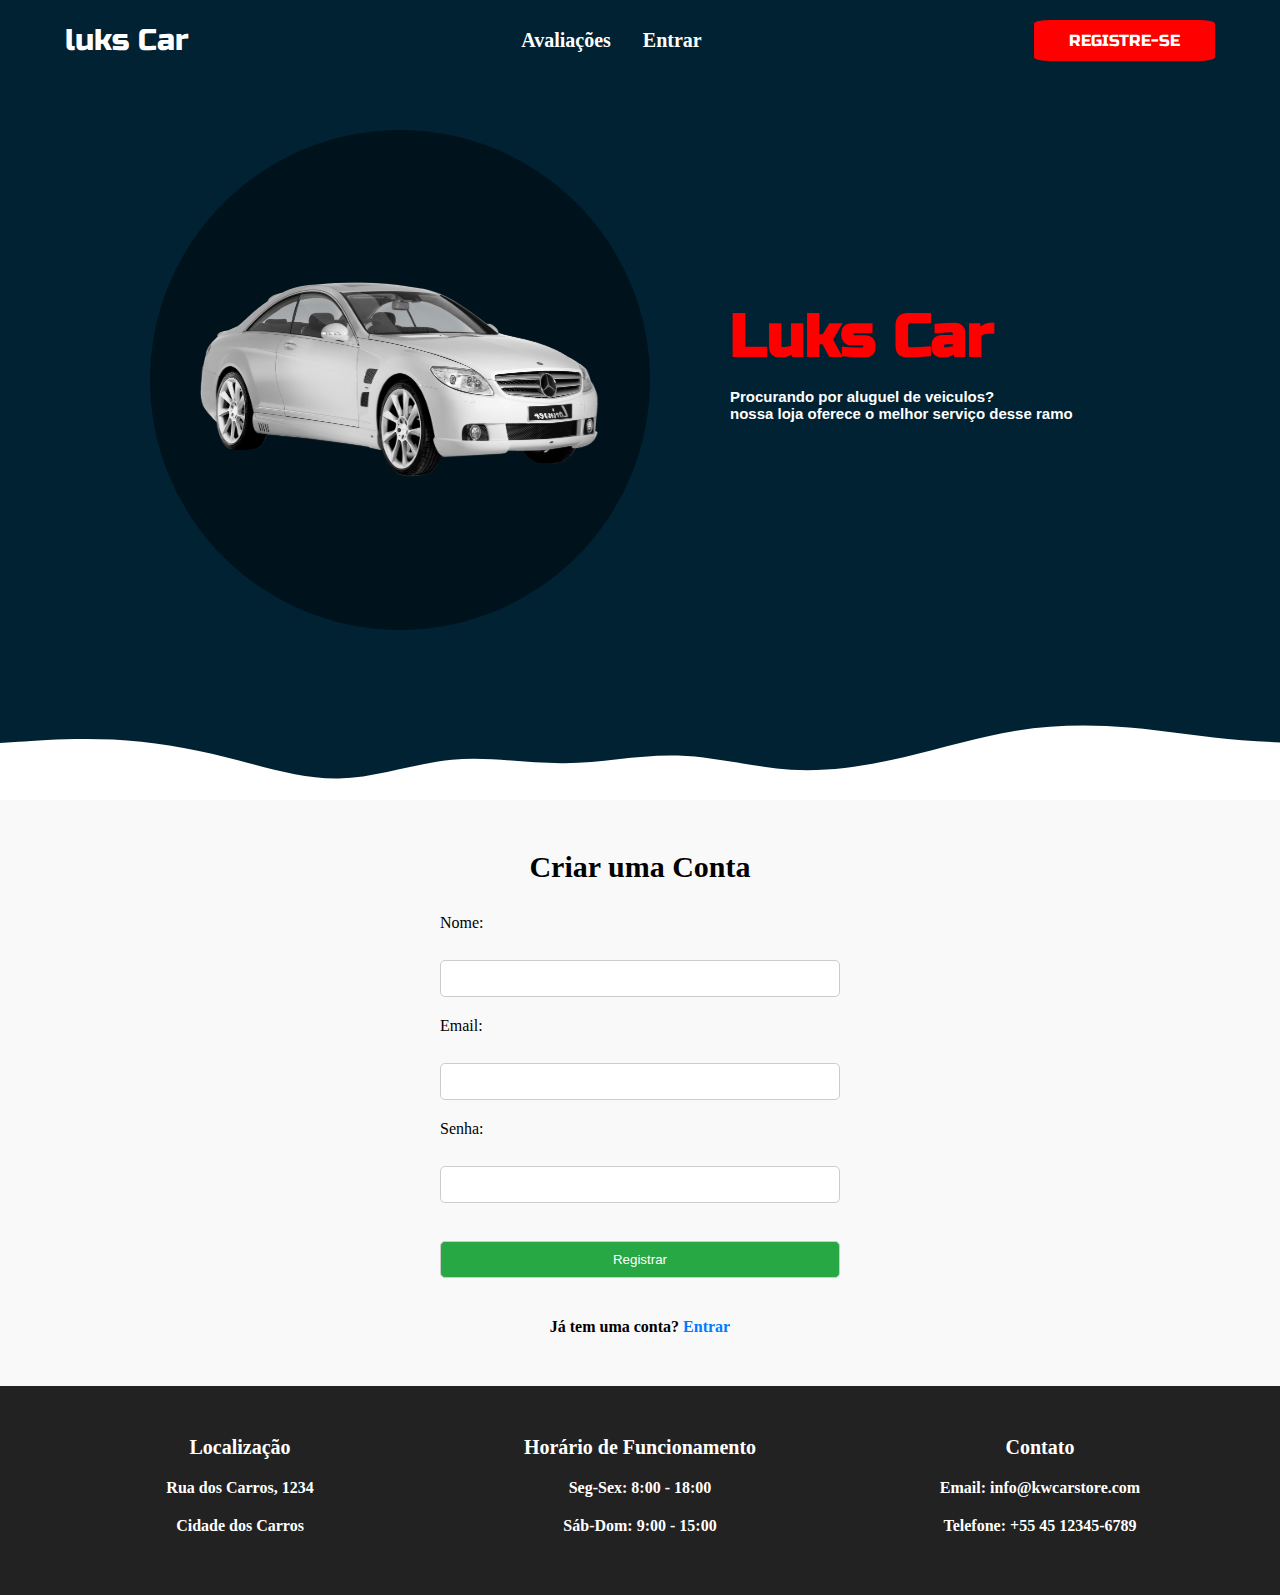
<file: pages/register.html>
<!DOCTYPE html>
<html lang="en">
<head>
    
    <meta charset="UTF-8">
    <meta name="viewport" content="width=device-width, initial-scale=1.0">
    <title>Luks Car Store - Home</title>
    <link rel="stylesheet" href="s.css">

    <link rel="preconnect" href="https://fonts.googleapis.com">
    <link rel="preconnect" href="https://fonts.gstatic.com" crossorigin>
    <link href="https://fonts.googleapis.com/css2?family=Archivo+Narrow:ital,wght@0,400..700;1,400..700&family=Russo+One&display=swap" rel="stylesheet">
</head>
<body>
    <nav>
        <div class="navegation-container"> 
            <div class="nav-left-container">
                <a href="index.html" id="logo-title"> luks Car </a>
            </div>
            <div class="nav-mid-container">
                <ul class="item-list">
                    <li id="item-list-number1"><a href="review.html">Avaliações</a></li>
                    <li id="ite-list-number2"><a href="join.html">Entrar</a></li>
                </ul>
            </div>
            <div class="nav-right-container">
                <a href="register.html">REGISTRE-SE</a>
            </div>
        </div>
    </nav>
    <main>
        <div class="index-image-container">
            <img src="mercedes-car.png" width="420px" height="220px">
        </div>
        <div class="index-text-container"> 
            <h1>Luks Car</h1>
            <div class="index-sub-text-container">
                <h2>Procurando por aluguel de veiculos?</h2>
                <h2>nossa loja oferece o melhor serviço desse ramo</h2>
            </div>
        </div>
    </main>
    <section class="register-section">
        <div class="register-container">
            <h2>Criar uma Conta</h2>
            <form action="/registro" method="post">
                <label for="name">Nome:</label><br>
                <input type="text" id="name" name="name"><br>
                <label for="email">Email:</label><br>
                <input type="email" id="email" name="email"><br>
                <label for="password">Senha:</label><br>
                <input type="password" id="password" name="password"><br><br>
                <input type="submit" value="Registrar">
            </form>
            <p>Já tem uma conta? <a href="join.html">Entrar</a></p>
        </div>
    </section> 
    <footer>
        <div class="footer-container">
            <div class="footer-left">
                <h3>Localização</h3>
                <p>Rua dos Carros, 1234</p>
                <p>Cidade dos Carros</p>
            </div>
            <div class="footer-mid">
                <h3>Horário de Funcionamento</h3>
                <p>Seg-Sex: 8:00 - 18:00</p>
                <p>Sáb-Dom: 9:00 - 15:00</p>
            </div>
            <div class="footer-right">
                <h3>Contato</h3>
                <p>Email: info@kwcarstore.com</p>
                <p>Telefone: +55 45 12345-6789</p>
            </div>
        </div>
    </footer>
</body>
</html>
</file>
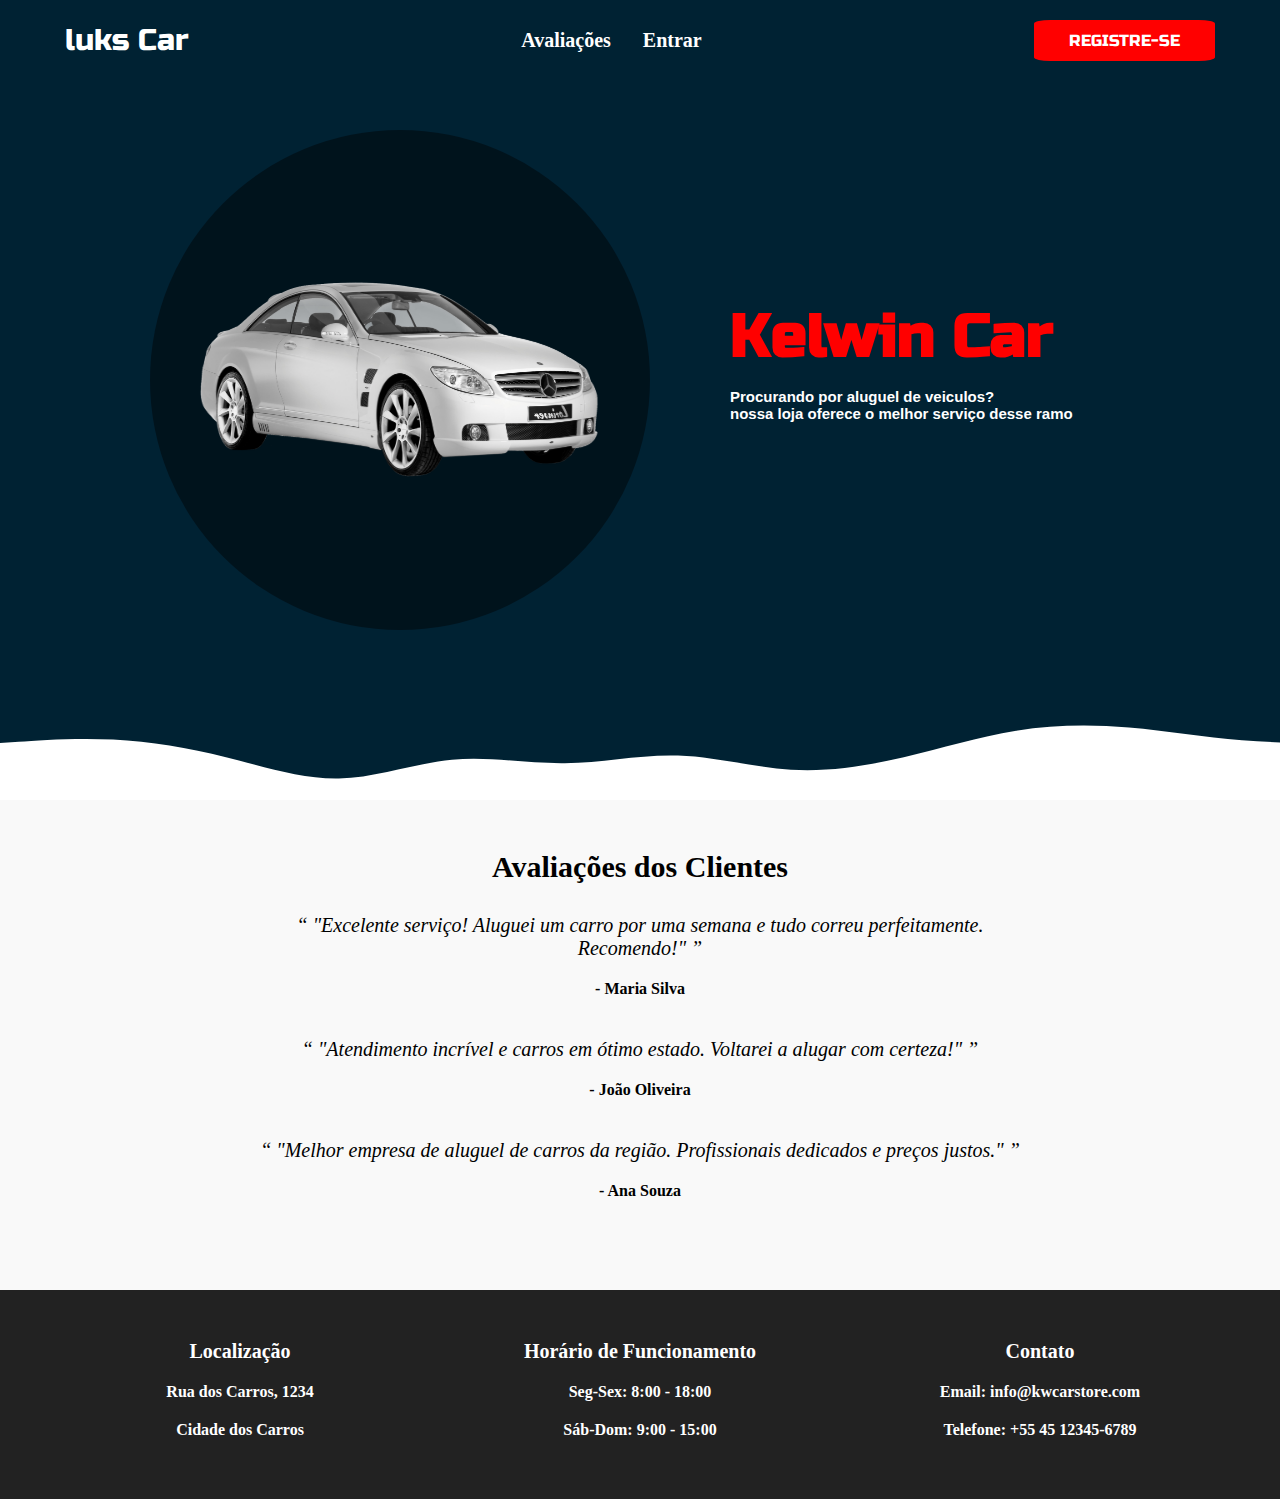
<file: pages/review.html>
<!DOCTYPE html>
<html lang="en">
<head>
    
    <meta charset="UTF-8">
    <meta name="viewport" content="width=device-width, initial-scale=1.0">
    <title>luks Car Store - Home</title>
    <link rel="stylesheet" href="s.css">

    <link rel="preconnect" href="https://fonts.googleapis.com">
    <link rel="preconnect" href="https://fonts.gstatic.com" crossorigin>
    <link href="https://fonts.googleapis.com/css2?family=Archivo+Narrow:ital,wght@0,400..700;1,400..700&family=Russo+One&display=swap" rel="stylesheet">
</head>
<body>
    <nav>
        <div class="navegation-container"> 
            <div class="nav-left-container">
                <a href="index.html" id="logo-title"> luks Car </a>
            </div>
            <div class="nav-mid-container">
                <ul class="item-list">
                    <li id="item-list-number1"><a href="review.html">Avaliações</a></li>
                    <li id="ite-list-number2"><a href="join.html">Entrar</a></li>
                </ul>
            </div>
            <div class="nav-right-container">
                <a href="register.html">REGISTRE-SE</a>
            </div>
        </div>
    </nav>
    <main>
        <div class="index-image-container">
            <img src="mercedes-car.png" width="420px" height="220px">
        </div>
        <div class="index-text-container"> 
            <h1>Kelwin Car</h1>
            <div class="index-sub-text-container">
                <h2>Procurando por aluguel de veiculos?</h2>
                <h2>nossa loja oferece o melhor serviço desse ramo</h2>
            </div>
        </div>
    </main>
    <section class="reviews-section">
        <div class="reviews-container">
            <h2>Avaliações dos Clientes</h2>
            <ul class="reviews-list">
                <li>
                    <blockquote>
                        "Excelente serviço! Aluguei um carro por uma semana e tudo correu perfeitamente. Recomendo!"
                    </blockquote>
                    <p>- Maria Silva</p>
                </li>
                <li>
                    <blockquote>
                        "Atendimento incrível e carros em ótimo estado. Voltarei a alugar com certeza!"
                    </blockquote>
                    <p>- João Oliveira</p>
                </li>
                <li>
                    <blockquote>
                        "Melhor empresa de aluguel de carros da região. Profissionais dedicados e preços justos."
                    </blockquote>
                    <p>- Ana Souza</p>
                </li>
            </ul>
        </div>
    </section>
    <footer>
        <div class="footer-container">
            <div class="footer-left">
                <h3>Localização</h3>
                <p>Rua dos Carros, 1234</p>
                <p>Cidade dos Carros</p>
            </div>
            <div class="footer-mid">
                <h3>Horário de Funcionamento</h3>
                <p>Seg-Sex: 8:00 - 18:00</p>
                <p>Sáb-Dom: 9:00 - 15:00</p>
            </div>
            <div class="footer-right">
                <h3>Contato</h3>
                <p>Email: info@kwcarstore.com</p>
                <p>Telefone: +55 45 12345-6789</p>
            </div>
        </div>
    </footer>
</body>
</html>
</file>
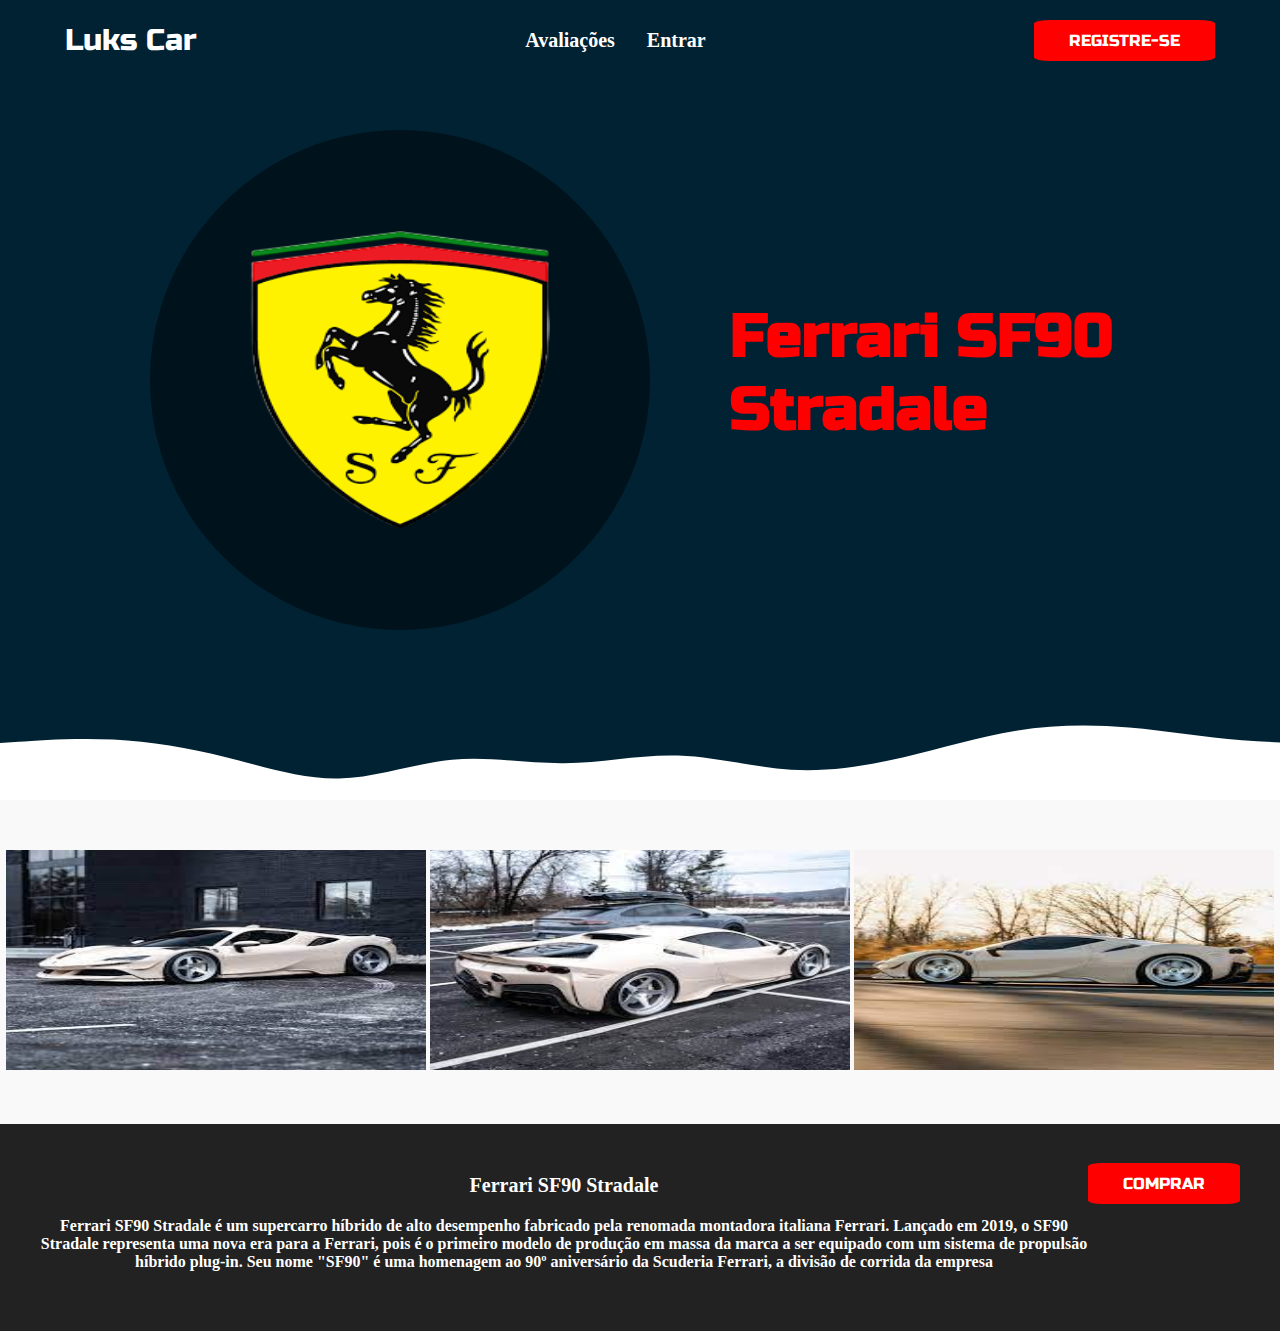
<file: pages/sf90.html>
<!DOCTYPE html>
<html lang="en">
<head>
    
    <meta charset="UTF-8">
    <meta name="viewport" content="width=device-width, initial-scale=1.0">
    <title>Luks Car Store - Home</title>
    <link rel="stylesheet" href="s.css">

    <link rel="preconnect" href="https://fonts.googleapis.com">
    <link rel="preconnect" href="https://fonts.gstatic.com" crossorigin>
    <link href="https://fonts.googleapis.com/css2?family=Archivo+Narrow:ital,wght@0,400..700;1,400..700&family=Russo+One&display=swap" rel="stylesheet">
    
</head>
<body>
    <nav>
        <div class="navegation-container"> 
            <div class="nav-left-container">
                <a href="index.html" id="logo-title"> Luks Car </a>
            </div>
            <div class="nav-mid-container">
                <ul class="item-list">
                    <li id="item-list-number1"><a href="review.html">Avaliações</a></li>
                    <li id="ite-list-number2"><a href="join.html">Entrar</a></li>
                </ul>
            </div>
            <div class="nav-right-container">
                <a href="register.html">REGISTRE-SE</a>
            </div>
        </div>
    </nav>
    <main>
        <div class="index-image-container">
            <img src="ferrari1.png" width="300px" height="300px">
        </div>
        <div class="index-text-container"> 
            <h1>Ferrari SF90 Stradale </h1>
        </div>
    </main>
    <section class="reasons-section">
        <div>
            <img src="sf901.jpeg" width="420px" height="220px">
            <img src="s902.jpeg" width="420px" height="220px">
            <img src="sf903.jpeg" width="420px" height="220px">
        </div>
    </section>  
    
    
    <footer>
        <div class="footer-container">
            <div class="footer-left">
                <h3>Ferrari SF90 Stradale</h3>
                <p>Ferrari SF90 Stradale é um supercarro híbrido de alto desempenho fabricado pela renomada montadora italiana Ferrari. 
                    Lançado em 2019, o SF90 Stradale representa uma nova era para a Ferrari,
                     pois é o primeiro modelo de produção em massa da marca a ser equipado com um sistema de propulsão híbrido plug-in. Seu nome "SF90" é uma homenagem ao 90º aniversário da Scuderia Ferrari, a divisão de corrida da empresa</p>
            </div>
            <div class="nav-right-container">
                <a href="compra1.html">COMPRAR</a>
            </div>
        </div>
    </footer>
</body>
</html>
</file>
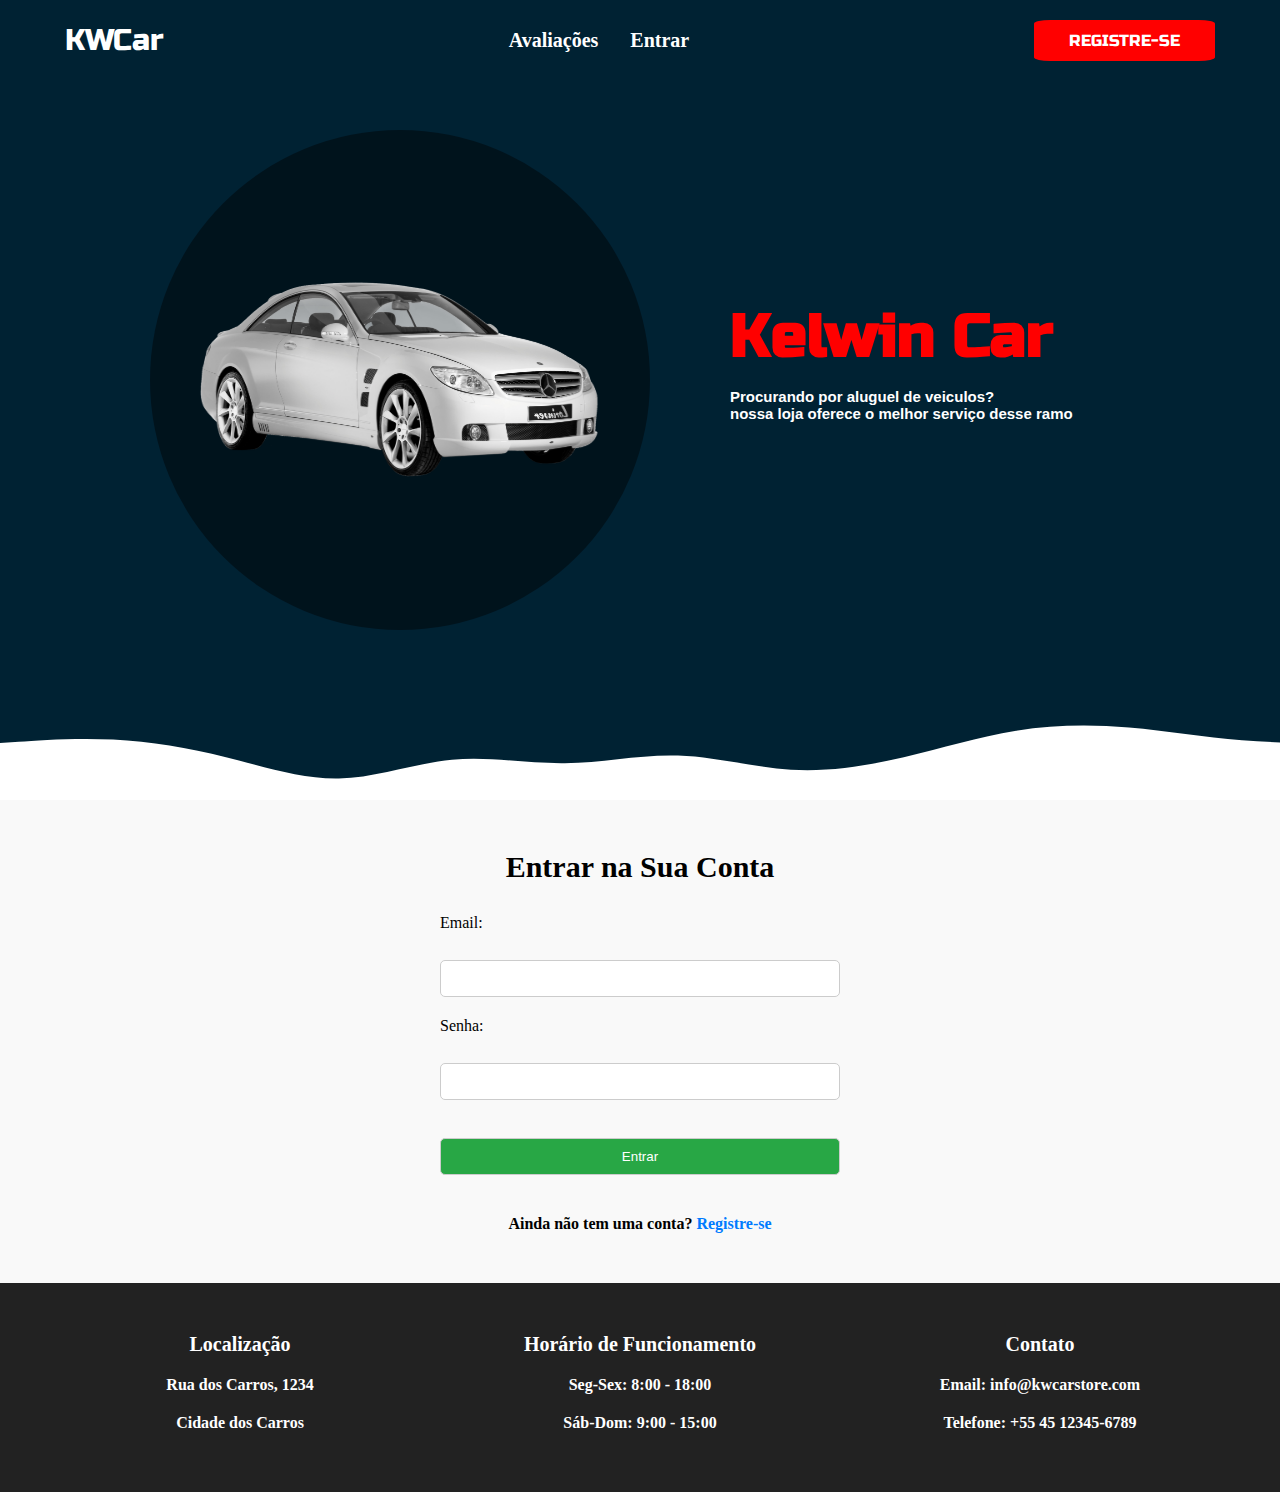
<file: kelwin/pages/join.html>
<!DOCTYPE html>
<html lang="en">
<head>
    
    <meta charset="UTF-8">
    <meta name="viewport" content="width=device-width, initial-scale=1.0">
    <title>KWCar Store - Home</title>
    <link rel="stylesheet" href="s.css">

    <link rel="preconnect" href="https://fonts.googleapis.com">
    <link rel="preconnect" href="https://fonts.gstatic.com" crossorigin>
    <link href="https://fonts.googleapis.com/css2?family=Archivo+Narrow:ital,wght@0,400..700;1,400..700&family=Russo+One&display=swap" rel="stylesheet">
</head>
<body>
    <nav>
        <div class="navegation-container"> 
            <div class="nav-left-container">
                <a href="index.html" id="logo-title"> KWCar </a>
            </div>
            <div class="nav-mid-container">
                <ul class="item-list">
                    <li id="item-list-number1"><a href="review.html">Avaliações</a></li>
                    <li id="ite-list-number2"><a href="join.html">Entrar</a></li>
                </ul>
            </div>
            <div class="nav-right-container">
                <a href="register.html">REGISTRE-SE</a>
            </div>
        </div>
    </nav>
    <main>
        <div class="index-image-container">
            <img src="mercedes-car.png" width="420px" height="220px">
        </div>
        <div class="index-text-container"> 
            <h1>Kelwin Car</h1>
            <div class="index-sub-text-container">
                <h2>Procurando por aluguel de veiculos?</h2>
                <h2>nossa loja oferece o melhor serviço desse ramo</h2>
            </div>
        </div>
    </main>
    <section class="login-section">
        <div class="login-container">
            <h2>Entrar na Sua Conta</h2>
            <form action="/login" method="post">
                <label for="email">Email:</label><br>
                <input type="email" id="email" name="email"><br>
                <label for="password">Senha:</label><br>
                <input type="password" id="password" name="password"><br><br>
                <input type="submit" value="Entrar">
            </form>
            <p>Ainda não tem uma conta? <a href="register.html">Registre-se</a></p>
        </div>
    </section>
    <footer>
        <div class="footer-container">
            <div class="footer-left">
                <h3>Localização</h3>
                <p>Rua dos Carros, 1234</p>
                <p>Cidade dos Carros</p>
            </div>
            <div class="footer-mid">
                <h3>Horário de Funcionamento</h3>
                <p>Seg-Sex: 8:00 - 18:00</p>
                <p>Sáb-Dom: 9:00 - 15:00</p>
            </div>
            <div class="footer-right">
                <h3>Contato</h3>
                <p>Email: info@kwcarstore.com</p>
                <p>Telefone: +55 45 12345-6789</p>
            </div>
        </div>
    </footer>
</body>
</html>
</file>
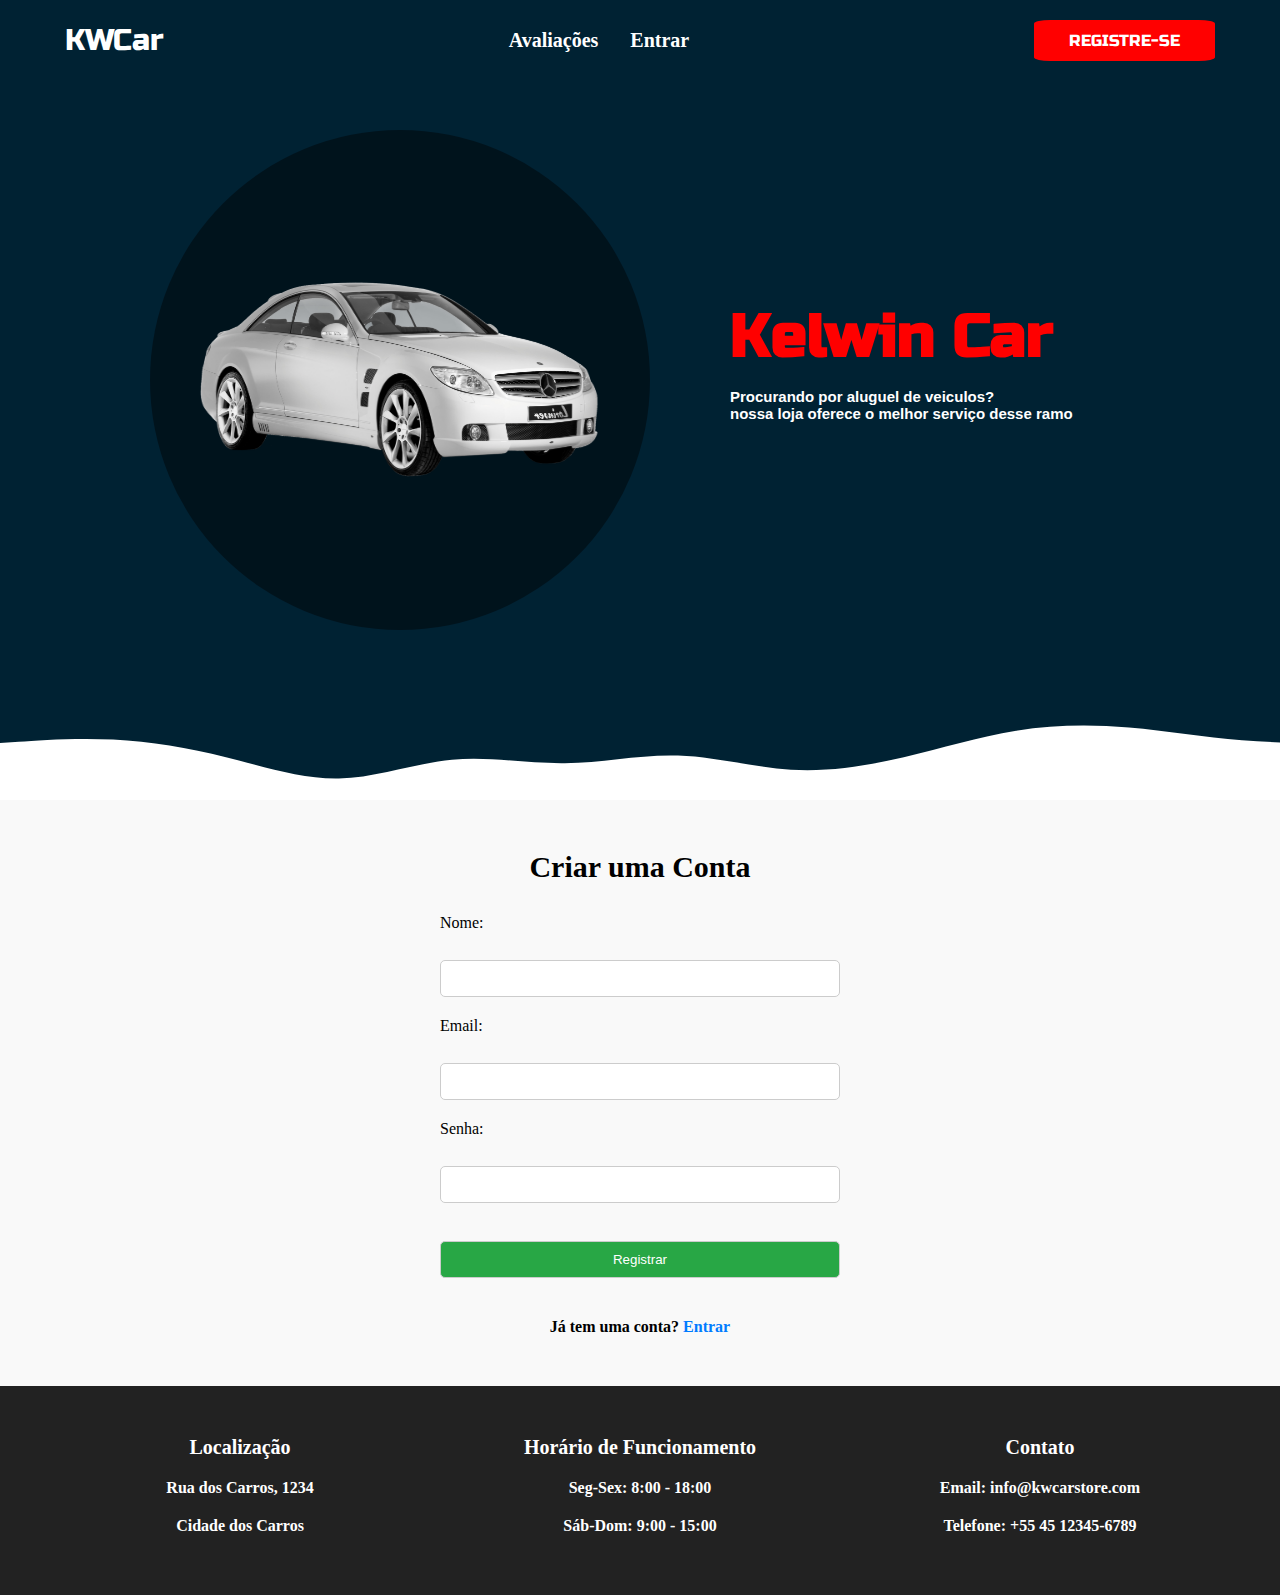
<file: kelwin/pages/register.html>
<!DOCTYPE html>
<html lang="en">
<head>
    
    <meta charset="UTF-8">
    <meta name="viewport" content="width=device-width, initial-scale=1.0">
    <title>KWCar Store - Home</title>
    <link rel="stylesheet" href="s.css">

    <link rel="preconnect" href="https://fonts.googleapis.com">
    <link rel="preconnect" href="https://fonts.gstatic.com" crossorigin>
    <link href="https://fonts.googleapis.com/css2?family=Archivo+Narrow:ital,wght@0,400..700;1,400..700&family=Russo+One&display=swap" rel="stylesheet">
</head>
<body>
    <nav>
        <div class="navegation-container"> 
            <div class="nav-left-container">
                <a href="index.html" id="logo-title"> KWCar </a>
            </div>
            <div class="nav-mid-container">
                <ul class="item-list">
                    <li id="item-list-number1"><a href="review.html">Avaliações</a></li>
                    <li id="ite-list-number2"><a href="join.html">Entrar</a></li>
                </ul>
            </div>
            <div class="nav-right-container">
                <a href="register.html">REGISTRE-SE</a>
            </div>
        </div>
    </nav>
    <main>
        <div class="index-image-container">
            <img src="mercedes-car.png" width="420px" height="220px">
        </div>
        <div class="index-text-container"> 
            <h1>Kelwin Car</h1>
            <div class="index-sub-text-container">
                <h2>Procurando por aluguel de veiculos?</h2>
                <h2>nossa loja oferece o melhor serviço desse ramo</h2>
            </div>
        </div>
    </main>
    <section class="register-section">
        <div class="register-container">
            <h2>Criar uma Conta</h2>
            <form action="/registro" method="post">
                <label for="name">Nome:</label><br>
                <input type="text" id="name" name="name"><br>
                <label for="email">Email:</label><br>
                <input type="email" id="email" name="email"><br>
                <label for="password">Senha:</label><br>
                <input type="password" id="password" name="password"><br><br>
                <input type="submit" value="Registrar">
            </form>
            <p>Já tem uma conta? <a href="join.html">Entrar</a></p>
        </div>
    </section> 
    <footer>
        <div class="footer-container">
            <div class="footer-left">
                <h3>Localização</h3>
                <p>Rua dos Carros, 1234</p>
                <p>Cidade dos Carros</p>
            </div>
            <div class="footer-mid">
                <h3>Horário de Funcionamento</h3>
                <p>Seg-Sex: 8:00 - 18:00</p>
                <p>Sáb-Dom: 9:00 - 15:00</p>
            </div>
            <div class="footer-right">
                <h3>Contato</h3>
                <p>Email: info@kwcarstore.com</p>
                <p>Telefone: +55 45 12345-6789</p>
            </div>
        </div>
    </footer>
</body>
</html>
</file>
<file: pages/s.css>
* {
    box-sizing: border-box;
    padding: 0;
    margin: 0;
    user-select: none;
}



body{
    background-image: url("body-background.svg");
    background-repeat: no-repeat;
    background-color: #ffffff
}
a {
    text-decoration: none;
    color: rgb(255, 255, 255);
}
nav .navegation-container {
    display: flex;
    align-items: center;
    justify-content: space-between;
    padding-top: 22px;
    padding-bottom: 22px;
    padding-left: 65px;
    padding-right: 65px;
    background-color: rgba(255, 255, 255, 0);
}
nav ul {
    display: flex;
    gap: 32px;
    list-style: none;
    font-size: 20px;
    font-weight: bold;
}
#logo-title {
    font-size: 30px;
    font-family: "Russo One", sans-serif;
    font-weight: 400;
    font-style: normal;
}
.nav-right-container a {
    background-color: rgb(255, 0, 0);
    padding: 11px;
    padding-left: 35px;
    padding-right: 35px;
    border-radius: 9%;
    color: white;
    font-family: "Russo One", sans-serif;
    font-weight: 400;
    font-style: normal;
}

.index-image-container {
    margin-left: 150px;
  
    margin-top: 50px;
    display: flex;
    align-items: center;
    justify-content: center;
    border-radius: 100%;
    background-color: rgba(0, 0, 0, 0.438);
    width: 500px;
    height: 500px;
}

main {
    display: flex;
}

.index-text-container {
    margin-left: 10px;
    font-size: 30px;
    margin-left: 80px;
    margin-top: 220px;
    font-family: "Russo One", sans-serif;
    color: rgb(255, 0, 0);
    width: 500px;
    height: 500px;
}
.index-sub-text-container {
    color: white;
    margin-top: 15px;
    
    font-size: 10px;
    font-family: Arial, Helvetica, sans-serif;
}

footer {
    background-color: #222;
    color: #fff;
    padding: 50px 0;
    text-align: center;
}

.footer-container {
    display: flex;
    justify-content: space-around;
    max-width: 1200px;
    margin: 0 auto;
}

.footer-left, .footer-mid, .footer-right {
    flex: 1;
}

.footer-left h3, .footer-mid h3, .footer-right h3 {
    font-size: 20px;
    margin-bottom: 20px;
}

.footer-left p, .footer-mid p, .footer-right p {
    font-size: 16px;
    margin-bottom: 10px;
}

.reasons-section {
    background-color: #f9f9f9;
    padding: 50px 0;
    text-align: center;
}

.reasons-container {
    max-width: 800px;
    margin: 0 auto;
}

.reasons-container h2 {
    font-size: 40px;
    font-family: "Russo One", sans-serif;
    margin-bottom: 30px;
}

.reasons-list {
    list-style: none;
    border: #222;
    border-style: groove;
    padding: 50px


}

.reasons-list li {
    font-size: 18px;
    margin-bottom: 20px;
}

.reviews-section {
    background-color: #f9f9f9;
    padding: 50px 0;
    text-align: center;
}

.reviews-container {
    max-width: 800px;
    margin: 0 auto;
}

.reviews-container h2 {
    font-size: 30px;
    margin-bottom: 30px;
}

.reviews-list {
    list-style: none;
    padding: 0;
}

.reviews-list li {
    margin-bottom: 40px;
}

blockquote {
    font-style: italic;
    font-size: 20px;
    margin-bottom: 10px;
}

blockquote::before {
    content: open-quote;
}

blockquote::after {
    content: close-quote;
}

p {
    font-weight: bold;
}

.login-section {
    background-color: #f9f9f9;
    padding: 50px 0;
    text-align: center;
}

.login-container {
    max-width: 400px;
    margin: 0 auto;
}

.login-container h2 {
    font-size: 30px;
    margin-bottom: 30px;
}

form {
    text-align: left;
}

label {
    display: block;
    margin-bottom: 10px;
}

input[type="email"],
input[type="password"],
input[type="submit"] {
    width: 100%;
    padding: 10px;
    margin-bottom: 20px;
    border: 1px solid #ccc;
    border-radius: 5px;
    box-sizing: border-box;
}

input[type="submit"] {
    background-color: #007bff;
    color: #fff;
    cursor: pointer;
}

input[type="submit"]:hover {
    background-color: #0056b3;
}

p {
    margin-top: 20px;
}

p a {
    color: #007bff;
    text-decoration: none;
}

p a:hover {
    text-decoration: underline;
}

.register-section {
    background-color: #f9f9f9;
    padding: 50px 0;
    text-align: center;
}

.register-container {
    max-width: 400px;
    margin: 0 auto;
}

.register-container h2 {
    font-size: 30px;
    margin-bottom: 30px;
}

form {
    text-align: left;
}

label {
    display: block;
    margin-bottom: 10px;
}

input[type="text"],
input[type="email"],
input[type="password"],
input[type="submit"] {
    width: 100%;
    padding: 10px;
    margin-bottom: 20px;
    border: 1px solid #ccc;
    border-radius: 5px;
    box-sizing: border-box;
}

input[type="submit"] {
    background-color: #28a745;
    color: #fff;
    cursor: pointer;
}

input[type="submit"]:hover {
    background-color: #218838;
}

.grid-container {
    display: grid;
    grid-template-columns: repeat(3, 1fr);
    gap: 20px;
}

.grid-item {
    border: 1px solid #ccc;
    padding: 20px;
}

table {
    width: 100%;
    border-collapse: collapse;
}

th, td {
    border: 1px solid #ddd;
    padding: 8px;
    text-align: left;
}

th {
    background-color: #f2f2f2;
}
</file>
<file: kelwin/pages/s.css>
* {
    box-sizing: border-box;
    padding: 0;
    margin: 0;
    user-select: none;
}



body{
    background-image: url("body-background.svg");
    background-repeat: no-repeat;
    background-color: #ffffff
}
a {
    text-decoration: none;
    color: rgb(255, 255, 255);
}
nav .navegation-container {
    display: flex;
    align-items: center;
    justify-content: space-between;
    padding-top: 22px;
    padding-bottom: 22px;
    padding-left: 65px;
    padding-right: 65px;
    background-color: rgba(255, 255, 255, 0);
}
nav ul {
    display: flex;
    gap: 32px;
    list-style: none;
    font-size: 20px;
    font-weight: bold;
}
#logo-title {
    font-size: 30px;
    font-family: "Russo One", sans-serif;
    font-weight: 400;
    font-style: normal;
}
.nav-right-container a {
    background-color: rgb(255, 0, 0);
    padding: 11px;
    padding-left: 35px;
    padding-right: 35px;
    border-radius: 9%;
    color: white;
    font-family: "Russo One", sans-serif;
    font-weight: 400;
    font-style: normal;
}

.index-image-container {
    margin-left: 150px;
  
    margin-top: 50px;
    display: flex;
    align-items: center;
    justify-content: center;
    border-radius: 100%;
    background-color: rgba(0, 0, 0, 0.438);
    width: 500px;
    height: 500px;
}

main {
    display: flex;
}

.index-text-container {
    margin-left: 10px;
    font-size: 30px;
    margin-left: 80px;
    margin-top: 220px;
    font-family: "Russo One", sans-serif;
    color: rgb(255, 0, 0);
    width: 500px;
    height: 500px;
}
.index-sub-text-container {
    color: white;
    margin-top: 15px;
    
    font-size: 10px;
    font-family: Arial, Helvetica, sans-serif;
}

footer {
    background-color: #222;
    color: #fff;
    padding: 50px 0;
    text-align: center;
}

.footer-container {
    display: flex;
    justify-content: space-around;
    max-width: 1200px;
    margin: 0 auto;
}

.footer-left, .footer-mid, .footer-right {
    flex: 1;
}

.footer-left h3, .footer-mid h3, .footer-right h3 {
    font-size: 20px;
    margin-bottom: 20px;
}

.footer-left p, .footer-mid p, .footer-right p {
    font-size: 16px;
    margin-bottom: 10px;
}

.reasons-section {
    background-color: #f9f9f9;
    padding: 50px 0;
    text-align: center;
}

.reasons-container {
    max-width: 800px;
    margin: 0 auto;
}

.reasons-container h2 {
    font-size: 40px;
    font-family: "Russo One", sans-serif;
    margin-bottom: 30px;
}

.reasons-list {
    list-style: none;
    border: #222;
    border-style: groove;
    padding: 50px


}

.reasons-list li {
    font-size: 18px;
    margin-bottom: 20px;
}

.reviews-section {
    background-color: #f9f9f9;
    padding: 50px 0;
    text-align: center;
}

.reviews-container {
    max-width: 800px;
    margin: 0 auto;
}

.reviews-container h2 {
    font-size: 30px;
    margin-bottom: 30px;
}

.reviews-list {
    list-style: none;
    padding: 0;
}

.reviews-list li {
    margin-bottom: 40px;
}

blockquote {
    font-style: italic;
    font-size: 20px;
    margin-bottom: 10px;
}

blockquote::before {
    content: open-quote;
}

blockquote::after {
    content: close-quote;
}

p {
    font-weight: bold;
}

.login-section {
    background-color: #f9f9f9;
    padding: 50px 0;
    text-align: center;
}

.login-container {
    max-width: 400px;
    margin: 0 auto;
}

.login-container h2 {
    font-size: 30px;
    margin-bottom: 30px;
}

form {
    text-align: left;
}

label {
    display: block;
    margin-bottom: 10px;
}

input[type="email"],
input[type="password"],
input[type="submit"] {
    width: 100%;
    padding: 10px;
    margin-bottom: 20px;
    border: 1px solid #ccc;
    border-radius: 5px;
    box-sizing: border-box;
}

input[type="submit"] {
    background-color: #007bff;
    color: #fff;
    cursor: pointer;
}

input[type="submit"]:hover {
    background-color: #0056b3;
}

p {
    margin-top: 20px;
}

p a {
    color: #007bff;
    text-decoration: none;
}

p a:hover {
    text-decoration: underline;
}

.register-section {
    background-color: #f9f9f9;
    padding: 50px 0;
    text-align: center;
}

.register-container {
    max-width: 400px;
    margin: 0 auto;
}

.register-container h2 {
    font-size: 30px;
    margin-bottom: 30px;
}

form {
    text-align: left;
}

label {
    display: block;
    margin-bottom: 10px;
}

input[type="text"],
input[type="email"],
input[type="password"],
input[type="submit"] {
    width: 100%;
    padding: 10px;
    margin-bottom: 20px;
    border: 1px solid #ccc;
    border-radius: 5px;
    box-sizing: border-box;
}

input[type="submit"] {
    background-color: #28a745;
    color: #fff;
    cursor: pointer;
}

input[type="submit"]:hover {
    background-color: #218838;
}
</file>
